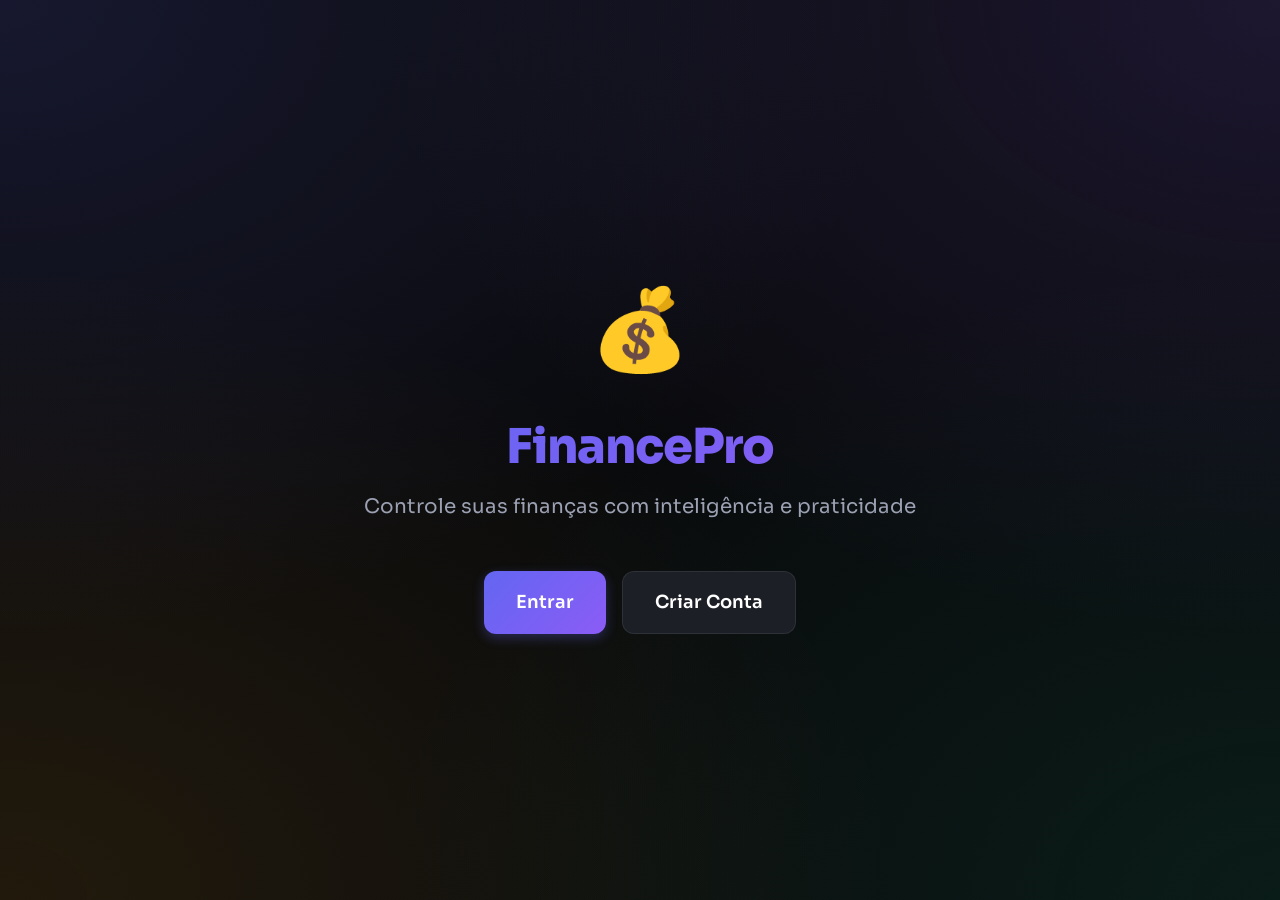
<file: frontend/index.html>
<!DOCTYPE html>
<html lang="pt-BR">
<head>
    <meta charset="UTF-8">
    <meta name="viewport" content="width=device-width, initial-scale=1.0">
    <title>FinancePro - Controle Financeiro Inteligente</title>
    <link rel="stylesheet" href="css/style.css">
    <style>
        .welcome-screen {
            min-height: 100vh;
            display: flex;
            align-items: center;
            justify-content: center;
            text-align: center;
            padding: var(--spacing-lg);
        }
        
        .welcome-content {
            max-width: 600px;
            animation: slideUp 0.6s var(--transition-bounce);
        }
        
        .welcome-logo {
            font-size: 5rem;
            margin-bottom: var(--spacing-lg);
            animation: bounce 1s infinite;
        }
        
        @keyframes bounce {
            0%, 100% { transform: translateY(0); }
            50% { transform: translateY(-10px); }
        }
        
        .welcome-title {
            font-size: 3rem;
            font-weight: 800;
            background: var(--gradient-primary);
            -webkit-background-clip: text;
            -webkit-text-fill-color: transparent;
            margin-bottom: var(--spacing-md);
        }
        
        .welcome-subtitle {
            font-size: 1.25rem;
            color: var(--text-secondary);
            margin-bottom: var(--spacing-2xl);
        }
        
        .welcome-buttons {
            display: flex;
            gap: var(--spacing-md);
            justify-content: center;
            flex-wrap: wrap;
        }
    </style>
</head>
<body>
    <!-- Loading Screen -->
    <div class="loading-overlay" id="loadingScreen">
        <div class="loading-spinner"></div>
    </div>

    <div class="welcome-screen">
        <div class="welcome-content">
            <div class="welcome-logo">💰</div>
            <h1 class="welcome-title">FinancePro</h1>
            <p class="welcome-subtitle">
                Controle suas finanças com inteligência e praticidade
            </p>
            <div class="welcome-buttons">
                <a href="login.html" class="btn btn-primary" style="padding: 1rem 2rem; font-size: 1.125rem;">
                    Entrar
                </a>
                <a href="register.html" class="btn btn-secondary" style="padding: 1rem 2rem; font-size: 1.125rem;">
                    Criar Conta
                </a>
            </div>
        </div>
    </div>

    <script>
window.onload = () => {
  const loading = document.getElementById("loadingScreen");
  if (loading) {
    loading.style.display = "none";
  }
};
</script>
</body>
</html>
</file>
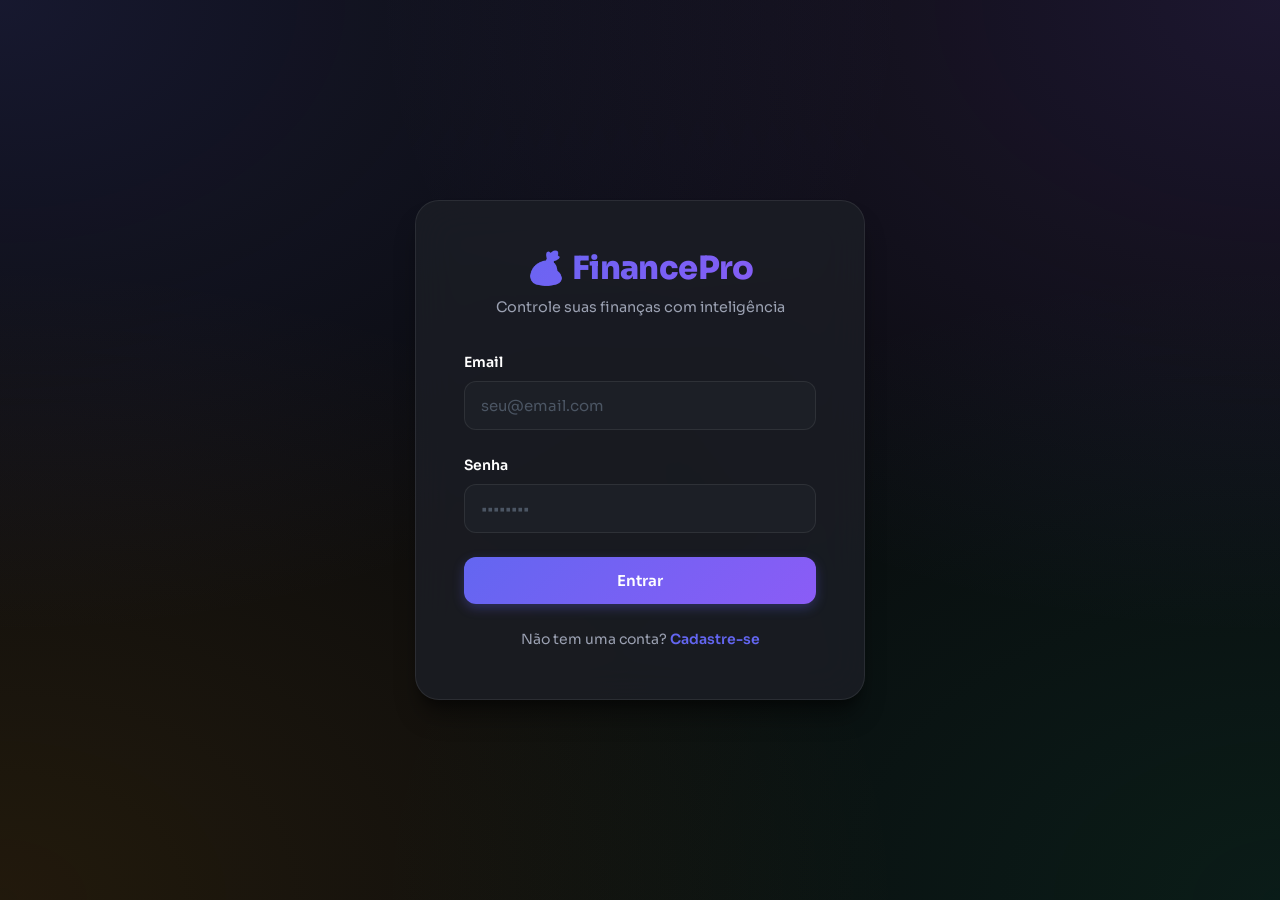
<file: frontend/dashboard.html>
<!DOCTYPE html>
<html lang="pt-BR">
<head>
<meta charset="UTF-8">
<meta name="viewport" content="width=device-width, initial-scale=1.0">
<title>Dashboard - FinancePro</title>
<link rel="stylesheet" href="css/style.css">
<style>
:root{
  --bg1:#0A0B0D;--bg2:#13151A;--bg3:#1C1F26;--bg4:#252930;
  --accent:#6366F1;--green:#10B981;--red:#EF4444;--yellow:#F59E0B;--blue:#3B82F6;
  --t1:#fff;--t2:#9BA1B2;--t3:#6B7280;
  --border:rgba(255,255,255,.08);
}
*{margin:0;padding:0;box-sizing:border-box}
body{font-family:'Segoe UI',system-ui,sans-serif;background:var(--bg1);color:var(--t1);min-height:100vh}
a{text-decoration:none;color:inherit}

.layout{display:flex;min-height:100vh}

/* ── SIDEBAR ── */
.sidebar{width:260px;background:rgba(19,21,26,.97);border-right:1px solid var(--border);
  display:flex;flex-direction:column;position:fixed;top:0;left:0;height:100vh;overflow-y:auto;
  padding:1.5rem 1rem;z-index:50;backdrop-filter:blur(20px)}
.sb-logo{font-size:1.4rem;font-weight:800;background:linear-gradient(135deg,#6366F1,#8B5CF6);
  -webkit-background-clip:text;-webkit-text-fill-color:transparent;margin-bottom:4px}
.sb-sub{font-size:.7rem;color:var(--t3);text-transform:uppercase;letter-spacing:.08em;margin-bottom:2rem}
.sb-section-title{font-size:.7rem;color:var(--t3);text-transform:uppercase;letter-spacing:.06em;
  padding:0 .75rem;margin-bottom:.5rem}
.sb-nav{list-style:none;margin-bottom:1.5rem}
.sb-nav li a{display:flex;align-items:center;gap:.75rem;padding:.7rem .75rem;border-radius:.6rem;
  font-size:.9rem;font-weight:500;color:var(--t2);transition:all .2s;cursor:pointer}
.sb-nav li a:hover{background:var(--bg4);color:var(--t1)}
.sb-nav li a.active{background:var(--bg3);color:var(--t1);font-weight:600;border-left:3px solid var(--accent)}
.sb-icon{width:20px;text-align:center;font-size:1.1rem}
.sb-footer{margin-top:auto;border-top:1px solid var(--border);padding-top:1rem}
.sb-user{display:flex;align-items:center;gap:.75rem;padding:.75rem;background:var(--bg3);border-radius:.75rem}
.sb-avatar{width:38px;height:38px;border-radius:50%;background:linear-gradient(135deg,#6366F1,#8B5CF6);
  display:flex;align-items:center;justify-content:center;font-weight:700;font-size:1rem;
  color:#fff;flex-shrink:0;overflow:hidden}
.sb-avatar img{width:100%;height:100%;object-fit:cover;border-radius:50%}
.sb-uname{font-size:.85rem;font-weight:600;white-space:nowrap;overflow:hidden;text-overflow:ellipsis}
.sb-uemail{font-size:.73rem;color:var(--t2);white-space:nowrap;overflow:hidden;text-overflow:ellipsis}

/* ── MAIN ── */
.main{flex:1;margin-left:260px;padding:2rem;min-height:100vh}
.page{display:none}.page.active{display:block}
.page-header{display:flex;align-items:flex-start;justify-content:space-between;
  margin-bottom:1.5rem;gap:1rem;flex-wrap:wrap}
.page-title{font-size:1.8rem;font-weight:800}
.grad{background:linear-gradient(135deg,#6366F1,#8B5CF6);-webkit-background-clip:text;-webkit-text-fill-color:transparent}

/* ── PERIOD SELECTOR ── */
.period-bar{display:flex;align-items:center;gap:.75rem;margin-bottom:1.5rem;flex-wrap:wrap}
.period-tabs{display:flex;background:var(--bg3);border-radius:.75rem;padding:.3rem;gap:.3rem}
.p-tab{padding:.45rem 1rem;border:none;border-radius:.55rem;background:transparent;
  color:var(--t2);font-family:inherit;font-size:.82rem;font-weight:600;cursor:pointer;transition:all .2s;white-space:nowrap}
.p-tab.active{background:var(--accent);color:#fff;box-shadow:0 2px 8px rgba(99,102,241,.4)}
.period-nav{display:flex;align-items:center;gap:.5rem}
.period-nav button{width:32px;height:32px;border:1px solid var(--border);border-radius:.5rem;
  background:var(--bg3);color:var(--t1);cursor:pointer;font-size:1rem;
  display:flex;align-items:center;justify-content:center;transition:all .2s}
.period-nav button:hover{background:var(--bg4);border-color:rgba(255,255,255,.2)}
.period-label{font-weight:700;font-size:.95rem;min-width:200px;text-align:center;
  color:var(--t1);background:var(--bg3);padding:.45rem 1rem;border-radius:.6rem;
  border:1px solid var(--border)}
.period-today{padding:.45rem .9rem;border:1px solid var(--border);border-radius:.55rem;
  background:transparent;color:var(--t2);font-family:inherit;font-size:.8rem;font-weight:600;
  cursor:pointer;transition:all .2s}
.period-today:hover{background:var(--bg3);color:var(--t1)}

/* ── STATS ── */
.stats-grid{display:grid;grid-template-columns:repeat(4,1fr);gap:1rem;margin-bottom:1.5rem}
.stat-card{background:rgba(28,31,38,.9);border:1px solid var(--border);border-radius:1rem;
  padding:1.25rem;transition:transform .2s,border-color .2s,box-shadow .2s;position:relative;overflow:hidden}
.stat-card::after{content:'';position:absolute;top:0;left:0;right:0;height:3px;
  background:var(--card-color,var(--accent));opacity:.7;border-radius:1rem 1rem 0 0}
.stat-card:hover{transform:translateY(-3px);border-color:rgba(255,255,255,.15);box-shadow:0 8px 24px rgba(0,0,0,.3)}
.stat-label{font-size:.7rem;color:var(--t2);text-transform:uppercase;letter-spacing:.06em;font-weight:600;margin-bottom:.5rem}
.stat-icon{width:34px;height:34px;border-radius:.5rem;display:flex;align-items:center;justify-content:center;font-size:1rem}
.stat-value{font-size:1.5rem;font-weight:800;margin:4px 0 3px;font-family:monospace;letter-spacing:-.02em}
.stat-sub{font-size:.75rem;color:var(--t2)}

/* ── CARDS ── */
.card{background:rgba(28,31,38,.9);border:1px solid var(--border);border-radius:1rem;
  padding:1.5rem;backdrop-filter:blur(10px);margin-bottom:1.25rem}
.card-header{display:flex;align-items:flex-start;justify-content:space-between;
  padding-bottom:1rem;margin-bottom:1rem;border-bottom:1px solid var(--border)}
.card-title{font-size:1.05rem;font-weight:700}
.card-sub{font-size:.78rem;color:var(--t2);margin-top:2px}

/* ── MONTH HISTORY ── */
.month-grid{display:grid;grid-template-columns:repeat(auto-fill,minmax(220px,1fr));gap:.85rem}
.month-card{background:var(--bg3);border:1px solid var(--border);border-radius:.85rem;
  padding:1.1rem;cursor:pointer;transition:all .2s}
.month-card:hover{background:var(--bg4);border-color:rgba(255,255,255,.15);transform:translateY(-2px)}
.month-card.current-month{border-color:var(--accent);box-shadow:0 0 0 1px rgba(99,102,241,.3)}
.month-name{font-weight:700;font-size:.95rem;margin-bottom:.6rem}
.month-stats{display:flex;flex-direction:column;gap:.3rem}
.month-row{display:flex;justify-content:space-between;font-size:.8rem}
.month-balance{font-size:1.1rem;font-weight:800;margin-top:.5rem;font-family:monospace}

/* ── BTN ── */
.btn{display:inline-flex;align-items:center;gap:.4rem;padding:.65rem 1.25rem;border:none;
  border-radius:.65rem;font-family:inherit;font-size:.9rem;font-weight:600;cursor:pointer;transition:all .2s}
.btn-primary{background:linear-gradient(135deg,#6366F1,#8B5CF6);color:#fff;box-shadow:0 4px 12px rgba(99,102,241,.3)}
.btn-primary:hover{transform:translateY(-2px);box-shadow:0 6px 18px rgba(99,102,241,.4)}
.btn-success{background:linear-gradient(135deg,#10B981,#059669);color:#fff}
.btn-success:hover{transform:translateY(-2px)}
.btn-sm{padding:.4rem .85rem;font-size:.8rem}
.btn-ghost{background:rgba(255,255,255,.06);color:var(--t2);border:1px solid var(--border)}
.btn-ghost:hover{background:rgba(255,255,255,.1);color:var(--t1)}
.btn-danger{background:rgba(239,68,68,.15);color:var(--red);border:1px solid rgba(239,68,68,.3)}
.btn-danger:hover{background:rgba(239,68,68,.25)}
.btn:disabled{opacity:.5;cursor:not-allowed;transform:none!important}

/* ── FORM ── */
.form-group{margin-bottom:1rem}
.form-label{display:block;font-size:.85rem;font-weight:600;margin-bottom:.4rem}
.form-input{width:100%;padding:.75rem 1rem;background:var(--bg3);border:1px solid var(--border);
  border-radius:.65rem;color:var(--t1);font-family:inherit;font-size:.9rem;
  transition:border-color .2s,box-shadow .2s;outline:none}
.form-input:focus{border-color:rgba(99,102,241,.5);box-shadow:0 0 0 3px rgba(99,102,241,.1)}
.form-input::placeholder{color:var(--t3)}
select.form-input option{background:var(--bg3);color:var(--t1)}

/* ── MODAL ── */
.modal-overlay{position:fixed;inset:0;background:rgba(0,0,0,.78);backdrop-filter:blur(5px);
  display:flex;align-items:center;justify-content:center;z-index:1000;padding:1rem}
.modal-overlay.hidden{display:none!important}
.modal{background:var(--bg2);border:1px solid rgba(255,255,255,.1);border-radius:1.25rem;
  padding:2rem;width:100%;max-width:480px;max-height:90vh;overflow-y:auto;
  box-shadow:0 30px 60px rgba(0,0,0,.7);animation:popIn .25s ease}
@keyframes popIn{from{opacity:0;transform:scale(.93) translateY(12px)}to{opacity:1;transform:scale(1) translateY(0)}}
.modal-header{display:flex;align-items:center;justify-content:space-between;margin-bottom:1.5rem}
.modal-title{font-size:1.25rem;font-weight:700}
.btn-close{width:30px;height:30px;border:none;border-radius:.4rem;background:var(--bg3);
  color:var(--t2);cursor:pointer;font-size:1rem;display:flex;align-items:center;justify-content:center;transition:all .15s}
.btn-close:hover{background:var(--bg4);color:var(--t1)}

/* ── TYPE TOGGLE ── */
.type-toggle{display:flex;gap:.4rem;background:var(--bg3);border-radius:.75rem;padding:.3rem;margin-bottom:1.25rem}
.type-btn{flex:1;padding:.6rem;border:none;border-radius:.55rem;background:transparent;
  color:var(--t2);font-family:inherit;font-size:.9rem;font-weight:600;cursor:pointer;transition:all .2s}
.type-btn.income-active{background:var(--green);color:#fff;box-shadow:0 2px 8px rgba(16,185,129,.3)}
.type-btn.expense-active{background:var(--red);color:#fff;box-shadow:0 2px 8px rgba(239,68,68,.3)}

/* ── TRANSACTION LIST ── */
.tx-list{display:flex;flex-direction:column;gap:.5rem}
.tx-item{display:flex;align-items:center;gap:.85rem;padding:.85rem 1rem;border-radius:.75rem;
  background:var(--bg3);border:1px solid var(--border);transition:all .2s;position:relative}
.tx-item:hover{background:var(--bg4);border-color:rgba(255,255,255,.12);transform:translateX(3px)}
.tx-ico{width:42px;height:42px;border-radius:.55rem;display:flex;align-items:center;justify-content:center;font-size:1.3rem;flex-shrink:0}
.tx-info{flex:1;min-width:0}
.tx-desc{font-weight:600;font-size:.9rem;white-space:nowrap;overflow:hidden;text-overflow:ellipsis}
.tx-meta{font-size:.75rem;color:var(--t2);margin-top:2px}
.tx-val{font-weight:700;font-family:monospace;font-size:.95rem;white-space:nowrap}
.tx-val.income{color:var(--green)}.tx-val.expense{color:var(--red)}
.tx-actions{display:flex;gap:.3rem;opacity:0;transition:opacity .2s}
.tx-item:hover .tx-actions{opacity:1}
.ico-btn{width:28px;height:28px;border:none;border-radius:.35rem;background:rgba(255,255,255,.06);
  color:var(--t2);cursor:pointer;font-size:.8rem;display:flex;align-items:center;justify-content:center;transition:all .15s}
.ico-btn:hover{background:rgba(255,255,255,.1);color:var(--t1)}
.ico-btn.del:hover{background:rgba(239,68,68,.2);color:var(--red)}

/* ── SEARCH ── */
.search-row{display:flex;gap:.75rem;margin-bottom:1rem;flex-wrap:wrap}
.search-row .form-input{min-width:120px}
.search-row input{flex:1}

/* ── CATEGORY ── */
.cat-list{display:flex;flex-direction:column;gap:.6rem}
.cat-item{display:flex;align-items:center;gap:.85rem;padding:.85rem 1rem;border-radius:.75rem;
  background:var(--bg3);border:1px solid var(--border);cursor:pointer;transition:all .2s}
.cat-item:hover{background:var(--bg4)}
.cat-ico{width:38px;height:38px;border-radius:.5rem;display:flex;align-items:center;justify-content:center;font-size:1.25rem}
.cat-name{flex:1;font-weight:600;font-size:.9rem}
.cat-type{font-size:.7rem;padding:.2rem .55rem;border-radius:999px;font-weight:600}
.cat-type.income{background:rgba(16,185,129,.15);color:var(--green)}
.cat-type.expense{background:rgba(239,68,68,.15);color:var(--red)}

/* ── GOAL ── */
.goal-card{padding:1.25rem;background:var(--bg3);border:1px solid var(--border);
  border-radius:.85rem;margin-bottom:.85rem;cursor:pointer;transition:all .2s}
.goal-card:hover{background:var(--bg4);border-color:rgba(255,255,255,.12);transform:translateY(-2px)}
.progress-bar{background:var(--bg2);height:10px;border-radius:999px;overflow:hidden;margin:.6rem 0}
.progress-fill{height:100%;background:linear-gradient(90deg,#10B981,#059669);transition:width .8s ease;border-radius:999px}

/* ── TABS ── */
.tabs{display:flex;gap:.35rem;background:var(--bg3);border-radius:.75rem;padding:.3rem;
  margin-bottom:1.25rem;width:fit-content}
.tab-btn{padding:.45rem 1.1rem;border:none;border-radius:.55rem;background:transparent;
  color:var(--t2);font-family:inherit;font-size:.82rem;font-weight:600;cursor:pointer;transition:all .2s}
.tab-btn.active{background:var(--accent);color:#fff}

/* ── GRID ── */
.grid2{display:grid;grid-template-columns:1fr 1fr;gap:1.25rem;margin-bottom:1.25rem}

/* ── EMPTY ── */
.empty{text-align:center;padding:2.5rem 1rem;color:var(--t3)}
.empty .ico{font-size:2.5rem;display:block;margin-bottom:.75rem}
.empty p{font-size:.88rem;line-height:1.8}

/* ── WEEK DAY BARS ── */
.week-bars{display:flex;gap:.5rem;align-items:flex-end;height:80px;margin-top:.75rem}
.day-bar-wrap{flex:1;display:flex;flex-direction:column;align-items:center;gap:.3rem}
.day-bar-track{flex:1;width:100%;background:var(--bg2);border-radius:.4rem;overflow:hidden;
  display:flex;align-items:flex-end;min-height:8px}
.day-bar-fill{width:100%;background:var(--red);border-radius:.4rem;transition:height .6s ease;min-height:0}
.day-bar-fill.income{background:var(--green)}
.day-label{font-size:.7rem;color:var(--t2);font-weight:600}

/* ── AVATAR ── */
.avatar-wrap{text-align:center;margin-bottom:1.5rem}
.avatar-big{width:100px;height:100px;border-radius:50%;background:linear-gradient(135deg,#6366F1,#8B5CF6);
  display:flex;align-items:center;justify-content:center;font-size:2.5rem;font-weight:700;
  margin:0 auto .75rem;overflow:hidden;cursor:pointer;border:3px solid rgba(99,102,241,.35);transition:border-color .2s}
.avatar-big:hover{border-color:rgba(99,102,241,.8)}
.avatar-big img{width:100%;height:100%;object-fit:cover;border-radius:50%}
#avatarFileInput{display:none}
input[type=color]{width:40px;height:36px;border-radius:.4rem;border:1px solid var(--border);
  background:var(--bg3);cursor:pointer;padding:2px}

/* ── TOAST ── */
.toast-wrap{position:fixed;top:1.25rem;right:1.25rem;z-index:9999;display:flex;flex-direction:column;gap:.65rem}
.toast{display:flex;align-items:center;gap:.75rem;padding:.85rem 1.1rem;
  background:rgba(28,31,38,.97);border:1px solid var(--border);border-radius:.75rem;
  min-width:280px;max-width:340px;box-shadow:0 8px 24px rgba(0,0,0,.5);backdrop-filter:blur(16px);
  animation:toastIn .3s ease}
@keyframes toastIn{from{opacity:0;transform:translateX(60px)}to{opacity:1;transform:translateX(0)}}
.toast.success{border-left:3px solid var(--green)}.toast.error{border-left:3px solid var(--red)}
.toast.info{border-left:3px solid var(--accent)}.toast.warning{border-left:3px solid var(--yellow)}
.toast-ico{font-size:1.1rem;flex-shrink:0}
.toast-title{font-weight:700;font-size:.85rem}
.toast-msg{font-size:.78rem;color:var(--t2);margin-top:1px}

/* ── BADGE ── */
.badge{display:inline-flex;align-items:center;padding:.2rem .6rem;border-radius:999px;font-size:.72rem;font-weight:700}
.badge-green{background:rgba(16,185,129,.15);color:var(--green)}
.badge-red{background:rgba(239,68,68,.15);color:var(--red)}
.badge-blue{background:rgba(99,102,241,.15);color:#818CF8}

@media(max-width:900px){
  .sidebar{transform:translateX(-100%)}.main{margin-left:0}
  .stats-grid{grid-template-columns:1fr 1fr}.grid2{grid-template-columns:1fr}
}
@media(max-width:600px){.stats-grid{grid-template-columns:1fr}}
</style>
</head>
<body>

<div class="toast-wrap" id="toastWrap"></div>

<div class="layout">

<!-- ═══ SIDEBAR ═══ -->
<aside class="sidebar">
  <div class="sb-logo">💰 FinancePro</div>
  <div class="sb-sub">Financial Control</div>

  <div class="sb-section-title">Menu</div>
  <ul class="sb-nav">
    <li><a id="nav-dash"    class="active"><span class="sb-icon">📊</span>Dashboard</a></li>
    <li><a id="nav-tx"                   ><span class="sb-icon">💳</span>Transações</a></li>
    <li><a id="nav-cat"                  ><span class="sb-icon">🏷️</span>Categorias</a></li>
    <li><a id="nav-goals"                ><span class="sb-icon">🎯</span>Metas</a></li>
    <li><a id="nav-profile"              ><span class="sb-icon">👤</span>Perfil</a></li>
  </ul>

  <div class="sb-section-title">Ações</div>
  <ul class="sb-nav">
    <li><a id="nav-new-tx"><span class="sb-icon">➕</span>Nova Transação</a></li>
    <li><a id="nav-logout"><span class="sb-icon">🚪</span>Sair</a></li>
  </ul>

  <div class="sb-footer">
    <div class="sb-user">
      <div class="sb-avatar" id="sbAvatar">U</div>
      <div><div class="sb-uname" id="sbName">—</div><div class="sb-uemail" id="sbEmail">—</div></div>
    </div>
  </div>
</aside>

<!-- ═══ MAIN ═══ -->
<main class="main">

<!-- ══ DASHBOARD ══ -->
<div class="page active" id="page-dash">
  <div class="page-header">
    <div>
      <h1 class="page-title">Olá, <span class="grad" id="dashName">—</span> 👋</h1>
      <p style="color:var(--t2);font-size:.88rem;margin-top:4px" id="dashDate"></p>
    </div>
    <button class="btn btn-primary" id="dash-new-btn">➕ Nova Transação</button>
  </div>

  <!-- PERIOD SELECTOR -->
  <div class="period-bar">
    <div class="period-tabs">
      <button class="p-tab active" data-period="week">📅 Semana</button>
      <button class="p-tab"        data-period="month">📆 Mês</button>
      <button class="p-tab"        data-period="year">📊 Ano</button>
    </div>
    <div class="period-nav">
      <button id="periodPrev" title="Anterior">‹</button>
      <div class="period-label" id="periodLabel">—</div>
      <button id="periodNext" title="Próximo">›</button>
    </div>
    <button class="period-today" id="periodToday">Hoje</button>
  </div>

  <!-- STATS -->
  <div class="stats-grid">
    <div class="stat-card" style="--card-color:var(--accent)">
      <div style="display:flex;justify-content:space-between;align-items:center;margin-bottom:.5rem">
        <span class="stat-label">Saldo do Período</span>
        <div class="stat-icon" style="background:rgba(99,102,241,.2)">💰</div>
      </div>
      <div class="stat-value" id="statBalance">R$ 0,00</div>
      <div class="stat-sub" id="statBalanceSub">Este período</div>
    </div>
    <div class="stat-card" style="--card-color:var(--green)">
      <div style="display:flex;justify-content:space-between;align-items:center;margin-bottom:.5rem">
        <span class="stat-label">Receitas</span>
        <div class="stat-icon" style="background:rgba(16,185,129,.2)">📈</div>
      </div>
      <div class="stat-value" style="color:var(--green)" id="statIncome">R$ 0,00</div>
      <div class="stat-sub" id="statIncomeCount">0 lançamentos</div>
    </div>
    <div class="stat-card" style="--card-color:var(--red)">
      <div style="display:flex;justify-content:space-between;align-items:center;margin-bottom:.5rem">
        <span class="stat-label">Despesas</span>
        <div class="stat-icon" style="background:rgba(239,68,68,.2)">📉</div>
      </div>
      <div class="stat-value" style="color:var(--red)" id="statExpense">R$ 0,00</div>
      <div class="stat-sub" id="statExpenseCount">0 lançamentos</div>
    </div>
    <div class="stat-card" style="--card-color:var(--yellow)">
      <div style="display:flex;justify-content:space-between;align-items:center;margin-bottom:.5rem">
        <span class="stat-label">Comprometido</span>
        <div class="stat-icon" style="background:rgba(245,158,11,.2)">📊</div>
      </div>
      <div class="stat-value" style="color:var(--yellow)" id="statPct">0%</div>
      <div class="stat-sub">Da receita em despesas</div>
    </div>
  </div>

  <!-- WEEK BARS (só aparece no modo semana) -->
  <div class="card" id="weekBarsCard" style="margin-bottom:1.25rem">
    <div class="card-header">
      <div><div class="card-title">Gastos por Dia</div><div class="card-sub">Despesas da semana</div></div>
      <div style="display:flex;gap:.5rem">
        <span class="badge badge-green">● Receita</span>
        <span class="badge badge-red">● Despesa</span>
      </div>
    </div>
    <div class="week-bars" id="weekBars"></div>
    <div style="display:flex;justify-content:space-around;margin-top:.35rem" id="weekLabels"></div>
  </div>

  <div class="grid2">
    <div class="card">
      <div class="card-header">
        <div><div class="card-title">Transações do Período</div><div class="card-sub" id="recentSub">—</div></div>
        <button class="btn btn-ghost btn-sm" id="dash-ver-todas">Ver todas</button>
      </div>
      <div id="recentList"><div class="empty"><span class="ico">⏳</span><p>Carregando...</p></div></div>
    </div>
    <div class="card">
      <div class="card-header">
        <div><div class="card-title">Gastos por Categoria</div><div class="card-sub">Distribuição do período</div></div>
      </div>
      <div id="catChart"><div class="empty"><span class="ico">⏳</span><p>Carregando...</p></div></div>
    </div>
  </div>

  <!-- HISTÓRICO DE MESES -->
  <div class="card" id="monthHistoryCard">
    <div class="card-header">
      <div><div class="card-title">Histórico Mensal</div><div class="card-sub">Clique num mês para analisar</div></div>
    </div>
    <div class="month-grid" id="monthHistory"></div>
  </div>

  <!-- METAS -->
  <div class="card">
    <div class="card-header">
      <div><div class="card-title">Metas Financeiras</div><div class="card-sub">Progresso dos objetivos</div></div>
      <button class="btn btn-ghost btn-sm" id="dash-ver-metas">Ver todas</button>
    </div>
    <div id="dashGoals"><div class="empty"><span class="ico">⏳</span><p>Carregando...</p></div></div>
  </div>
</div>

<!-- ══ TRANSAÇÕES ══ -->
<div class="page" id="page-tx">
  <!-- HEADER -->
  <div class="page-header">
    <div>
      <h1 class="page-title">Minhas <span class="grad">Transações</span></h1>
      <p style="color:var(--t2);font-size:.9rem;margin-top:4px">Histórico completo de movimentações financeiras</p>
    </div>
    <button class="btn btn-primary" id="tx-new-btn">➕ Nova Transação</button>
  </div>

  <!-- RESUMO RÁPIDO DO FILTRO -->
  <div style="display:grid;grid-template-columns:repeat(3,1fr);gap:1rem;margin-bottom:1.25rem">
    <div style="background:rgba(16,185,129,.08);border:1px solid rgba(16,185,129,.2);border-radius:.85rem;padding:1rem 1.25rem;display:flex;align-items:center;gap:.85rem">
      <div style="width:40px;height:40px;border-radius:.6rem;background:rgba(16,185,129,.15);display:flex;align-items:center;justify-content:center;font-size:1.2rem;flex-shrink:0">📈</div>
      <div><div style="font-size:.72rem;color:var(--t2);text-transform:uppercase;letter-spacing:.05em;font-weight:600;margin-bottom:2px">Receitas (filtro)</div>
      <div style="font-size:1.2rem;font-weight:800;color:var(--green);font-family:monospace" id="txSumIncome">R$ 0,00</div></div>
    </div>
    <div style="background:rgba(239,68,68,.08);border:1px solid rgba(239,68,68,.2);border-radius:.85rem;padding:1rem 1.25rem;display:flex;align-items:center;gap:.85rem">
      <div style="width:40px;height:40px;border-radius:.6rem;background:rgba(239,68,68,.15);display:flex;align-items:center;justify-content:center;font-size:1.2rem;flex-shrink:0">📉</div>
      <div><div style="font-size:.72rem;color:var(--t2);text-transform:uppercase;letter-spacing:.05em;font-weight:600;margin-bottom:2px">Despesas (filtro)</div>
      <div style="font-size:1.2rem;font-weight:800;color:var(--red);font-family:monospace" id="txSumExpense">R$ 0,00</div></div>
    </div>
    <div style="background:rgba(99,102,241,.08);border:1px solid rgba(99,102,241,.2);border-radius:.85rem;padding:1rem 1.25rem;display:flex;align-items:center;gap:.85rem">
      <div style="width:40px;height:40px;border-radius:.6rem;background:rgba(99,102,241,.15);display:flex;align-items:center;justify-content:center;font-size:1.2rem;flex-shrink:0">💰</div>
      <div><div style="font-size:.72rem;color:var(--t2);text-transform:uppercase;letter-spacing:.05em;font-weight:600;margin-bottom:2px">Saldo (filtro)</div>
      <div style="font-size:1.2rem;font-weight:800;font-family:monospace" id="txSumBalance">R$ 0,00</div></div>
    </div>
  </div>

  <!-- FILTROS -->
  <div class="card" style="margin-bottom:1rem;padding:1.1rem 1.25rem">
    <div style="display:flex;gap:.75rem;flex-wrap:wrap;align-items:center">
      <div style="flex:1;min-width:200px;position:relative">
        <span style="position:absolute;left:.9rem;top:50%;transform:translateY(-50%);color:var(--t3);font-size:.95rem">🔍</span>
        <input type="text" id="txSearch" class="form-input" placeholder="Pesquisar por descrição ou categoria..." style="padding-left:2.4rem">
      </div>
      <select id="txFilterType" class="form-input" style="width:160px">
        <option value="">Todos os tipos</option>
        <option value="income">📈 Receitas</option>
        <option value="expense">📉 Despesas</option>
      </select>
      <select id="txFilterMonth" class="form-input" style="width:195px">
        <option value="">Todos os meses</option>
      </select>
      <button id="txClearFilters" class="btn btn-ghost btn-sm" style="white-space:nowrap">✕ Limpar</button>
    </div>
    <!-- CONTADOR -->
    <div style="margin-top:.75rem;padding-top:.75rem;border-top:1px solid var(--border);display:flex;align-items:center;justify-content:space-between">
      <span style="font-size:.8rem;color:var(--t2)" id="txCount">0 transações encontradas</span>
      <div style="display:flex;gap:.5rem">
        <button id="txViewList" class="btn btn-ghost btn-sm active-view" title="Lista">☰ Lista</button>
        <button id="txViewGroup" class="btn btn-ghost btn-sm" title="Agrupado">📅 Por mês</button>
      </div>
    </div>
  </div>

  <!-- LISTA -->
  <div id="allTxList">
    <div class="empty"><span class="ico">⏳</span><p>Carregando...</p></div>
  </div>
</div>

<!-- ══ CATEGORIAS ══ -->
<div class="page" id="page-cat">
  <div class="page-header">
    <div><h1 class="page-title">Minhas <span class="grad">Categorias</span></h1>
         <p style="color:var(--t2);font-size:.9rem;margin-top:4px">Gerencie suas categorias</p></div>
    <button class="btn btn-primary" id="cat-new-btn">➕ Nova Categoria</button>
  </div>
  <div class="tabs">
    <button class="tab-btn active" data-tab="all">Todas</button>
    <button class="tab-btn" data-tab="income">Receitas</button>
    <button class="tab-btn" data-tab="expense">Despesas</button>
  </div>
  <div class="card"><div id="catList"></div></div>
</div>

<!-- ══ METAS ══ -->
<div class="page" id="page-goals">
  <div class="page-header">
    <div><h1 class="page-title">Minhas <span class="grad">Metas</span></h1>
         <p style="color:var(--t2);font-size:.9rem;margin-top:4px">Objetivos financeiros</p></div>
    <button class="btn btn-primary" id="goal-new-btn">➕ Nova Meta</button>
  </div>
  <div id="goalsList"></div>
</div>

<!-- ══ PERFIL ══ -->
<div class="page" id="page-profile">
  <div class="page-header">
    <div><h1 class="page-title">Meu <span class="grad">Perfil</span></h1>
         <p style="color:var(--t2);font-size:.9rem;margin-top:4px">Gerencie suas informações</p></div>
  </div>
  <div style="max-width:620px">
    <div class="card" style="margin-bottom:1rem">
      <div class="card-header"><div><div class="card-title">Informações Pessoais</div></div></div>
      <div class="avatar-wrap">
        <div class="avatar-big" id="profileAvatarBig" title="Clique para alterar foto">U</div>
        <input type="file" id="avatarFileInput" accept="image/*">
        <button class="btn btn-ghost btn-sm" onclick="document.getElementById('avatarFileInput').click()">📷 Alterar Foto</button>
      </div>
      <div class="form-group"><label class="form-label">Nome Completo</label><input type="text" id="profileName" class="form-input"></div>
      <div class="form-group"><label class="form-label">Email</label><input type="email" id="profileEmail" class="form-input"></div>
      <button class="btn btn-primary" id="saveProfileBtn">💾 Salvar Alterações</button>
    </div>
    <div class="card" style="border-color:rgba(239,68,68,.3)">
      <div class="card-header"><div><div class="card-title" style="color:var(--red)">Zona de Perigo</div></div></div>
      <button class="btn btn-danger" id="logoutAllBtn">🚪 Sair da Conta</button>
    </div>
  </div>
</div>

</main>
</div>

<!-- ═══ MODAL TRANSAÇÃO ═══ -->
<div class="modal-overlay hidden" id="txModal">
  <div class="modal">
    <div class="modal-header">
      <h3 class="modal-title" id="txModalTitle">Nova Transação</h3>
      <button class="btn-close" id="txModalClose">✕</button>
    </div>
    <div class="type-toggle">
      <button class="type-btn income-active" id="btnIncome">📈 Receita</button>
      <button class="type-btn"               id="btnExpense">📉 Despesa</button>
    </div>
    <!-- AVISO DO PERÍODO ATIVO -->
    <div id="txPeriodBadge" style="
      display:flex;align-items:center;gap:.5rem;
      background:rgba(99,102,241,.12);border:1px solid rgba(99,102,241,.25);
      border-radius:.6rem;padding:.55rem .9rem;margin-bottom:1rem;font-size:.82rem;
    ">
      <span>📆</span>
      <span>Lançando em: <strong id="txPeriodLabel" style="color:#818CF8">—</strong></span>
    </div>
    <form id="txForm">
      <input type="hidden" id="txId">
      <div class="form-group"><label class="form-label">Categoria</label>
        <select id="txCat" class="form-input" required><option value="">Selecione...</option></select></div>
      <div class="form-group"><label class="form-label">Descrição</label>
        <input type="text" id="txDesc" class="form-input" placeholder="Ex: Salário mensal" required></div>
      <div class="form-group"><label class="form-label">Valor (R$)</label>
        <input type="number" id="txAmt" class="form-input" placeholder="0,00" step="0.01" min="0.01" required></div>
      <div class="form-group"><label class="form-label">Data</label>
        <input type="date" id="txDate" class="form-input" required></div>
      <div style="display:flex;gap:.65rem">
        <button type="submit" class="btn btn-primary" style="flex:1" id="txSubmit">Adicionar</button>
        <button type="button" class="btn btn-ghost" id="txCancel">Cancelar</button>
      </div>
    </form>
  </div>
</div>

<!-- ═══ MODAL CATEGORIA ═══ -->
<div class="modal-overlay hidden" id="catModal">
  <div class="modal">
    <div class="modal-header">
      <h3 class="modal-title" id="catModalTitle">Nova Categoria</h3>
      <button class="btn-close" id="catModalClose">✕</button>
    </div>
    <form id="catForm">
      <input type="hidden" id="catId">
      <div class="form-group"><label class="form-label">Nome</label>
        <input type="text" id="catName" class="form-input" placeholder="Ex: Alimentação" required></div>
      <div class="form-group"><label class="form-label">Tipo</label>
        <select id="catType" class="form-input">
          <option value="expense">Despesa</option>
          <option value="income">Receita</option>
        </select></div>
      <div class="form-group"><label class="form-label">Ícone (emoji)</label>
        <input type="text" id="catIcon" class="form-input" placeholder="💰" maxlength="4" style="font-size:1.4rem;text-align:center"></div>
      <div class="form-group"><label class="form-label">Cor</label>
        <div style="display:flex;align-items:center;gap:.75rem">
          <input type="color" id="catColor" value="#6366F1">
          <span style="font-size:.85rem;color:var(--t2)">Escolha a cor da categoria</span>
        </div></div>
      <div style="display:flex;gap:.65rem">
        <button type="submit" class="btn btn-primary" style="flex:1">Salvar</button>
        <button type="button" class="btn btn-ghost" id="catCancel">Cancelar</button>
        <button type="button" class="btn btn-danger hidden" id="catDelete">🗑️</button>
      </div>
    </form>
  </div>
</div>

<!-- ═══ MODAL META ═══ -->
<div class="modal-overlay hidden" id="goalModal">
  <div class="modal">
    <div class="modal-header">
      <h3 class="modal-title" id="goalModalTitle">Nova Meta</h3>
      <button class="btn-close" id="goalModalClose">✕</button>
    </div>
    <form id="goalForm">
      <input type="hidden" id="goalId">
      <div class="form-group"><label class="form-label">Título</label>
        <input type="text" id="goalTitle" class="form-input" placeholder="Ex: Viagem para Europa" required></div>
      <div class="form-group"><label class="form-label">Descrição</label>
        <input type="text" id="goalDesc" class="form-input" placeholder="Opcional"></div>
      <div class="form-group"><label class="form-label">Valor Alvo (R$)</label>
        <input type="number" id="goalTarget" class="form-input" placeholder="0,00" step="0.01" min="0.01" required></div>
      <div class="form-group"><label class="form-label">Valor Atual (R$)</label>
        <input type="number" id="goalCurrent" class="form-input" placeholder="0,00" step="0.01" min="0" value="0"></div>
      <div class="form-group"><label class="form-label">Data Limite</label>
        <input type="date" id="goalDeadline" class="form-input"></div>
      <div style="display:flex;gap:.65rem">
        <button type="submit" class="btn btn-primary" style="flex:1">Salvar</button>
        <button type="button" class="btn btn-ghost" id="goalCancel">Cancelar</button>
        <button type="button" class="btn btn-danger hidden" id="goalDelete">🗑️</button>
      </div>
    </form>
  </div>
</div>

<script>
// ════════════════════════════════════════════════════
// STORAGE LOCAL
// ════════════════════════════════════════════════════
const API_URL = "https://git-init-git-add-git-commit-m-financepro-tbz5.onrender.com";
function ls(k,d){try{const v=localStorage.getItem(k);return v?JSON.parse(v):d;}catch(e){return d;}}
function lsSet(k,v){localStorage.setItem(k,JSON.stringify(v));}

function getTx()    {return ls('fp_tx',[]);}
function getCats()  {return ls('fp_cats',defaultCats());}
function getGoals() {return ls('fp_goals',[]);}
function getProf()  {return ls('fp_prof',{name:'',email:'',avatar:''});}
function saveTx(d)  {lsSet('fp_tx',d);}
function saveCats(d){lsSet('fp_cats',d);}
function saveGoals(d){lsSet('fp_goals',d);}
function saveProf(d){lsSet('fp_prof',d);}

function defaultCats(){return[
  {id:1,name:'Salário',type:'income',icon:'💰',color:'#10B981'},
  {id:2,name:'Freelance',type:'income',icon:'💼',color:'#3B82F6'},
  {id:3,name:'Investimentos',type:'income',icon:'📈',color:'#8B5CF6'},
  {id:4,name:'Outros Ganhos',type:'income',icon:'💵',color:'#06B6D4'},
  {id:5,name:'Alimentação',type:'expense',icon:'🍔',color:'#EF4444'},
  {id:6,name:'Transporte',type:'expense',icon:'🚗',color:'#F59E0B'},
  {id:7,name:'Lazer',type:'expense',icon:'🎮',color:'#EC4899'},
  {id:8,name:'Saúde',type:'expense',icon:'🏥',color:'#14B8A6'},
  {id:9,name:'Compras',type:'expense',icon:'🛒',color:'#6366F1'},
  {id:10,name:'Educação',type:'expense',icon:'📚',color:'#8B5CF6'},
  {id:11,name:'Moradia',type:'expense',icon:'🏠',color:'#64748B'},
  {id:12,name:'Outros',type:'expense',icon:'📝',color:'#94A3B8'},
];}

function nextId(arr){return arr.length?Math.max(...arr.map(x=>x.id||0))+1:1;}
function uid(){return Date.now()+'_'+Math.random().toString(36).slice(2,6);}

// ════════════════════════════════════════
// AUTH
// ════════════════════════════════════════
function getToken(){return localStorage.getItem('token');}
function getAuthUser(){try{return JSON.parse(localStorage.getItem('user'));}catch(e){return null;}}
if(!getToken()){window.location.href='login.html';}

// ════════════════════════════════════════
// UTILITÁRIOS
// ════════════════════════════════════════
const fmt =v=>new Intl.NumberFormat('pt-BR',{style:'currency',currency:'BRL'}).format(v||0);
const fmtD=d=>{try{return new Intl.DateTimeFormat('pt-BR').format(new Date(d+'T12:00:00'));}catch(e){return d||'';}};
const esc =s=>String(s||'').replace(/&/g,'&amp;').replace(/</g,'&lt;').replace(/>/g,'&gt;');

// ════════════════════════════════════════
// TOAST
// ════════════════════════════════════════
function toast(type,title,msg){
  const icons={success:'✅',error:'❌',info:'ℹ️',warning:'⚠️'};
  const el=document.createElement('div');
  el.className='toast '+type;
  el.innerHTML=`<div class="toast-ico">${icons[type]||'ℹ️'}</div>
    <div><div class="toast-title">${title}</div><div class="toast-msg">${msg||''}</div></div>`;
  document.getElementById('toastWrap').appendChild(el);
  setTimeout(()=>el.remove(),4500);
}

// ════════════════════════════════════════
// API (com fallback silencioso)
// ════════════════════════════════════════
async function apiFetch(path,opts){
  try{
    const r=await fetch(API+path,{
      method:opts?.method||'GET',
      headers:{'Content-Type':'application/json','Authorization':'Bearer '+getToken()},
      body:opts?.body
    });
    if(!r.ok){const e=await r.json();throw new Error(e.error||'Erro');}
    return{ok:true,data:await r.json()};
  }catch(e){return{ok:false,error:e.message};}
}

// ════════════════════════════════════════
// ██████ PERÍODO ██████
// ════════════════════════════════════════
let periodMode   = 'month'; // 'week' | 'month' | 'year'
let periodOffset = 0;       // 0 = atual, -1 = anterior, +1 = próximo

// Converte Date local para string YYYY-MM-DD sem problema de timezone
function toDateStr(d){
  return d.getFullYear()+'-'+String(d.getMonth()+1).padStart(2,'0')+'-'+String(d.getDate()).padStart(2,'0');
}

// Retorna {startStr, endStr, label, mode}  — datas como string YYYY-MM-DD
function getPeriodRange(){
  const now=new Date();
  if(periodMode==='week'){
    const dow=now.getDay();
    const diffToMon=dow===0?-6:1-dow;
    const mon=new Date(now);mon.setDate(now.getDate()+diffToMon+(periodOffset*7));
    const sun=new Date(mon);sun.setDate(mon.getDate()+6);
    const startStr=toDateStr(mon);
    const endStr=toDateStr(sun);
    const opts={day:'2-digit',month:'short'};
    const label=mon.toLocaleDateString('pt-BR',opts)+' – '+sun.toLocaleDateString('pt-BR',opts);
    return{startStr,endStr,label:'📅 '+label,mode:'week',mondayStr:startStr};
  }
  if(periodMode==='month'){
    const base=new Date(now.getFullYear(),now.getMonth()+periodOffset,1);
    const y=base.getFullYear(),m=base.getMonth();
    const startStr=y+'-'+String(m+1).padStart(2,'0')+'-01';
    const lastDay=new Date(y,m+1,0).getDate();
    const endStr=y+'-'+String(m+1).padStart(2,'0')+'-'+String(lastDay).padStart(2,'0');
    const label=base.toLocaleDateString('pt-BR',{month:'long',year:'numeric'});
    return{startStr,endStr,label:'📆 '+label.charAt(0).toUpperCase()+label.slice(1),mode:'month',year:y,month:m};
  }
  const year=now.getFullYear()+periodOffset;
  return{startStr:year+'-01-01',endStr:year+'-12-31',label:'📊 '+year,mode:'year'};
}

// Filtra transações pelo período — compara YYYY-MM-DD como string (seguro)
function getTxInPeriod(){
  const {startStr,endStr}=getPeriodRange();
  return getTx().filter(t=>{
    if(!t.date)return false;
    const d=t.date.slice(0,10);
    return d>=startStr && d<=endStr;
  });
}

// Atualiza label e re-renderiza
function applyPeriod(){
  const {label}=getPeriodRange(); // label sempre presente
  document.getElementById('periodLabel').textContent=label;
  renderDashboard();
}

// Botões período
document.querySelectorAll('.p-tab').forEach(btn=>{
  btn.addEventListener('click',()=>{
    document.querySelectorAll('.p-tab').forEach(b=>b.classList.remove('active'));
    btn.classList.add('active');
    periodMode=btn.dataset.period;
    periodOffset=0;
    applyPeriod();
  });
});
document.getElementById('periodPrev' ).addEventListener('click',()=>{periodOffset--;applyPeriod();});
document.getElementById('periodNext' ).addEventListener('click',()=>{periodOffset++;applyPeriod();});
document.getElementById('periodToday').addEventListener('click',()=>{periodOffset=0;applyPeriod();});

// ════════════════════════════════════════
// RENDER DASHBOARD
// ════════════════════════════════════════
function renderDashboard(){
  const txs    = getTxInPeriod();
  const range  = getPeriodRange();
  const income  = txs.filter(t=>t.type==='income' ).reduce((s,t)=>s+parseFloat(t.amount||0),0);
  const expense = txs.filter(t=>t.type==='expense').reduce((s,t)=>s+parseFloat(t.amount||0),0);
  const balance = income-expense;
  const pct     = income>0?Math.round(expense/income*100):0;

  document.getElementById('statBalance'     ).textContent=fmt(balance);
  document.getElementById('statIncome'      ).textContent=fmt(income);
  document.getElementById('statExpense'     ).textContent=fmt(expense);
  document.getElementById('statPct'         ).textContent=pct+'%';
  document.getElementById('statIncomeCount' ).textContent=txs.filter(t=>t.type==='income').length+' lançamentos';
  document.getElementById('statExpenseCount').textContent=txs.filter(t=>t.type==='expense').length+' lançamentos';
  document.getElementById('statBalanceSub'  ).textContent=balance>=0?'✅ Saldo positivo':'⚠️ Saldo negativo';
  document.getElementById('statBalance'     ).style.color=balance>=0?'var(--green)':'var(--red)';
  document.getElementById('recentSub'       ).textContent=txs.length+' transações no período';

  // Semana: barras por dia
  const weekCard=document.getElementById('weekBarsCard');
  if(range.mode==='week'){
    weekCard.style.display='block';
    renderWeekBars(range.mondayStr);
  } else {
    weekCard.style.display='none';
  }

  // Histórico mensal (sempre visível)
  renderMonthHistory();

  // Recentes
  renderRecentList(txs);

  // Por categoria
  renderCatChart(txs);

  // Metas
  renderDashGoals();
}

function renderWeekBars(mondayStr){
  const days=['Seg','Ter','Qua','Qui','Sex','Sáb','Dom'];
  const barsEl=document.getElementById('weekBars');
  const allTx=getTx();
  // Constrói Date local a partir da string para evitar timezone
  const [my,mm,md]=mondayStr.split('-').map(Number);
  const monday=new Date(my,mm-1,md);

  // Coleta dados dos 7 dias
  const data=days.map((_,i)=>{
    const d=new Date(monday);d.setDate(monday.getDate()+i);
    const dStr=toDateStr(d);
    const dayTx=allTx.filter(t=>t.date===dStr);
    return{
      label:days[i],
      income:dayTx.filter(t=>t.type==='income').reduce((s,t)=>s+parseFloat(t.amount||0),0),
      expense:dayTx.filter(t=>t.type==='expense').reduce((s,t)=>s+parseFloat(t.amount||0),0)
    };
  });

  const maxVal=Math.max(...data.map(d=>Math.max(d.income,d.expense)),1);

  barsEl.innerHTML=data.map(d=>{
    const expH=Math.round(d.expense/maxVal*100);
    const incH=Math.round(d.income/maxVal*100);
    const today=new Date().toLocaleDateString('pt-BR',{weekday:'short'}).slice(0,3);
    const isToday=d.label.toLowerCase()===today.toLowerCase();
    return `<div class="day-bar-wrap" title="${d.label}: Receita ${fmt(d.income)} | Despesa ${fmt(d.expense)}">
      <div style="display:flex;gap:2px;flex:1;width:100%;align-items:flex-end">
        <div style="flex:1;background:var(--bg2);border-radius:.3rem;overflow:hidden;display:flex;align-items:flex-end;min-height:8px">
          <div style="width:100%;height:${incH}%;background:var(--green);border-radius:.3rem;min-height:${d.income>0?4:0}px;transition:height .6s ease"></div>
        </div>
        <div style="flex:1;background:var(--bg2);border-radius:.3rem;overflow:hidden;display:flex;align-items:flex-end;min-height:8px">
          <div style="width:100%;height:${expH}%;background:var(--red);border-radius:.3rem;min-height:${d.expense>0?4:0}px;transition:height .6s ease"></div>
        </div>
      </div>
      <div style="font-size:.68rem;color:${isToday?'var(--accent)':'var(--t2)'};font-weight:${isToday?700:500};margin-top:.25rem">${d.label}</div>
    </div>`;
  }).join('');
}

function renderMonthHistory(){
  const allTx=getTx();
  const now=new Date();
  const el=document.getElementById('monthHistory');

  if(!allTx.length){
    el.innerHTML='<p style="color:var(--t2);font-size:.85rem">Nenhuma transação registrada ainda.</p>';
    return;
  }

  // Descobre o mês mais antigo E o mês mais futuro entre todas as transações
  const dateStrs=allTx.map(t=>t.date?t.date.slice(0,7):null).filter(Boolean);
  const minYM=dateStrs.reduce((a,b)=>a<b?a:b); // ex: "2026-04"
  const maxYM=dateStrs.reduce((a,b)=>a>b?a:b); // ex: "2026-07"

  // Garante que o mês atual sempre aparece
  const nowYM=now.getFullYear()+'-'+String(now.getMonth()+1).padStart(2,'0');
  const startYM=minYM<nowYM?minYM:nowYM;
  const endYM  =maxYM>nowYM?maxYM:nowYM;

  // Gera lista de todos os meses entre startYM e endYM
  const months=[];
  let [sy,sm]=startYM.split('-').map(Number);
  const [ey,em]=endYM.split('-').map(Number);
  while(sy<ey||(sy===ey&&sm<=em)){
    months.push({year:sy,month:sm-1});
    sm++;if(sm>12){sm=1;sy++;}
  }
  // Mais recente primeiro
  months.reverse();

  el.innerHTML=months.map(({year,month})=>{
    const mStartStr=year+'-'+String(month+1).padStart(2,'0')+'-01';
    const mLastDay=new Date(year,month+1,0).getDate();
    const mEndStr=year+'-'+String(month+1).padStart(2,'0')+'-'+String(mLastDay).padStart(2,'0');
    const mTx=allTx.filter(t=>{
      if(!t.date)return false;
      const d=t.date.slice(0,10);
      return d>=mStartStr&&d<=mEndStr;
    });
    if(!mTx.length)return ''; // Sem dados, não exibir

    const income =mTx.filter(t=>t.type==='income' ).reduce((s,t)=>s+parseFloat(t.amount||0),0);
    const expense=mTx.filter(t=>t.type==='expense').reduce((s,t)=>s+parseFloat(t.amount||0),0);
    const bal=income-expense;
    const isCurrentMonth=year===now.getFullYear()&&month===now.getMonth();
    const isFuture=year>now.getFullYear()||(year===now.getFullYear()&&month>now.getMonth());
    const label=new Date(year,month,1).toLocaleDateString('pt-BR',{month:'long',year:'numeric'});
    const labelShort=label.charAt(0).toUpperCase()+label.slice(1);
    const prefix=isCurrentMonth?'🔵 ':isFuture?'🟢 ':'';

    return `<div class="month-card${isCurrentMonth?' current-month':''}"
      style="${isFuture?'border-color:rgba(16,185,129,.35);':''}"
      onclick="jumpToMonth(${year},${month})" title="Ir para ${labelShort}">
      <div class="month-name">${prefix}<b>${labelShort}</b>${isFuture?'<span style="font-size:.68rem;color:var(--green);margin-left:.35rem;font-weight:600">FUTURO</span>':''}</div>
      <div class="month-stats">
        <div class="month-row"><span style="color:var(--green)">📈 Receitas</span><span style="font-weight:700;color:var(--green)">${fmt(income)}</span></div>
        <div class="month-row"><span style="color:var(--red)">📉 Despesas</span><span style="font-weight:700;color:var(--red)">${fmt(expense)}</span></div>
        <div class="month-row"><span style="color:var(--t2)">${mTx.length} lançamento(s)</span></div>
      </div>
      <div class="month-balance" style="color:${bal>=0?'var(--green)':'var(--red)'}">${fmt(bal)}</div>
    </div>`;
  }).filter(Boolean).join('');

  if(!el.innerHTML) el.innerHTML='<p style="color:var(--t2);font-size:.85rem">Nenhuma transação registrada ainda.</p>';
}

function jumpToMonth(year,month){
  // Mudar para modo mês e calcular offset
  const now=new Date();
  periodMode='month';
  periodOffset=(year-now.getFullYear())*12+(month-now.getMonth());
  document.querySelectorAll('.p-tab').forEach(b=>{
    b.classList.toggle('active',b.dataset.period==='month');
  });
  applyPeriod();
  window.scrollTo({top:0,behavior:'smooth'});
  toast('info','Período alterado',`Analisando ${new Date(year,month,1).toLocaleDateString('pt-BR',{month:'long',year:'numeric'})}`);
}

function renderRecentList(txs){
  const el=document.getElementById('recentList');
  if(!txs.length){
    el.innerHTML='<div class="empty"><span class="ico">💸</span><p>Nenhuma transação neste período<br><small>Adicione uma nova transação</small></p></div>';
    return;
  }
  const sorted=[...txs].sort((a,b)=>new Date(b.date)-new Date(a.date));
  el.innerHTML='<div class="tx-list">'+sorted.slice(0,8).map(t=>`
    <div class="tx-item">
      <div class="tx-ico" style="background:${t.color||'#6366F1'}22;color:${t.color||'#6366F1'}">${t.icon||'💰'}</div>
      <div class="tx-info"><div class="tx-desc">${esc(t.description)}</div>
        <div class="tx-meta">${esc(t.category_name||'')} • ${fmtD(t.date)}</div></div>
      <div class="tx-val ${t.type}">${t.type==='income'?'+':'-'} ${fmt(t.amount)}</div>
    </div>`).join('')+'</div>';
}

function renderCatChart(txs){
  const el=document.getElementById('catChart');
  const expTxs=txs.filter(t=>t.type==='expense');
  if(!expTxs.length){el.innerHTML='<div class="empty"><span class="ico">📊</span><p>Sem despesas no período</p></div>';return;}
  const map={};
  expTxs.forEach(t=>{const k=t.category_name||'Outros';if(!map[k])map[k]={total:0,count:0,icon:t.icon||'💰',color:t.color||'#6366F1'};map[k].total+=parseFloat(t.amount||0);map[k].count++;});
  const entries=Object.entries(map).sort((a,b)=>b[1].total-a[1].total);
  const total=entries.reduce((s,[,v])=>s+v.total,0);
  el.innerHTML=entries.slice(0,6).map(([name,v])=>{
    const pct=total>0?(v.total/total*100).toFixed(1):0;
    return `<div style="margin-bottom:.9rem">
      <div style="display:flex;justify-content:space-between;margin-bottom:.3rem">
        <span style="display:flex;align-items:center;gap:.4rem;font-weight:600;font-size:.88rem">${v.icon} ${esc(name)}</span>
        <span style="font-weight:700;font-family:monospace;font-size:.88rem">${fmt(v.total)}</span>
      </div>
      <div style="background:var(--bg1);height:7px;border-radius:999px;overflow:hidden">
        <div style="width:${pct}%;height:100%;background:${v.color};transition:width .7s ease;border-radius:999px"></div>
      </div>
      <div style="font-size:.73rem;color:var(--t2);margin-top:.2rem">${pct}% • ${v.count} lançamento(s)</div>
    </div>`;
  }).join('');
}

function renderDashGoals(){
  const goals=getGoals();
  const el=document.getElementById('dashGoals');
  if(!goals.length){
    el.innerHTML='<div class="empty"><span class="ico">🎯</span><p>Nenhuma meta cadastrada<br><button onclick="showPage(\'goals\')" class="btn btn-ghost btn-sm" style="margin-top:.5rem">Criar meta →</button></p></div>';
    return;
  }
  el.innerHTML=goals.slice(0,3).map(g=>{
    const pct=Math.min(parseFloat(g.current||0)/parseFloat(g.target||1)*100,100).toFixed(1);
    return `<div class="goal-card" onclick="openGoalModal(getGoalById('${g.id}'))">
      <div style="display:flex;justify-content:space-between;align-items:center">
        <span style="font-weight:700">${esc(g.title)}</span>
        <span style="font-weight:800;color:var(--green);font-size:1.1rem">${pct}%</span>
      </div>
      <div class="progress-bar"><div class="progress-fill" style="width:${pct}%"></div></div>
      <div style="display:flex;justify-content:space-between;font-size:.78rem;color:var(--t2)">
        <span>${fmt(g.current)} de ${fmt(g.target)}</span>
        <span>Faltam ${fmt(Math.max(0,g.target-g.current))}</span>
      </div></div>`;
  }).join('');
}

// ════════════════════════════════════════
// NAVEGAÇÃO
// ════════════════════════════════════════
const PAGES=['dash','tx','cat','goals','profile'];
function showPage(id){
  PAGES.forEach(p=>{
    document.getElementById('page-'+p).classList.toggle('active',p===id);
    const n=document.getElementById('nav-'+p);
    if(n)n.classList.toggle('active',p===id);
  });
  if(id==='tx')      renderAllTx();
  if(id==='cat')     renderCats();
  if(id==='goals')   renderGoals();
  if(id==='profile') updateProfilePage();
}

PAGES.forEach(p=>{
  const n=document.getElementById('nav-'+p);
  if(n)n.addEventListener('click',e=>{e.preventDefault();showPage(p);});
});
document.getElementById('nav-new-tx'    ).addEventListener('click',e=>{e.preventDefault();openTxModal();});
document.getElementById('nav-logout'    ).addEventListener('click',e=>{e.preventDefault();doLogout();});
document.getElementById('dash-ver-todas').addEventListener('click',()=>showPage('tx'));
document.getElementById('dash-ver-metas').addEventListener('click',()=>showPage('goals'));
document.getElementById('logoutAllBtn'  ).addEventListener('click',()=>doLogout());

function doLogout(){localStorage.removeItem('token');localStorage.removeItem('user');window.location.href='login.html';}

// ════════════════════════════════════════
// MODAL TRANSAÇÃO
// ════════════════════════════════════════
let txType='income';

function openTxModal(tx){
  document.getElementById('txForm').reset();
  document.getElementById('txId').value='';
  txType='income';setTxType('income');
  populateTxCatSelect('income');
  // Mostrar para qual período esta transação vai
  const _pr=getPeriodRange();
  const _pl=document.getElementById('txPeriodLabel');
  if(_pl) _pl.textContent=_pr.label.replace(/^[📅📆📊] /,'');
  if(tx){
    document.getElementById('txModalTitle').textContent='Editar Transação';
    document.getElementById('txSubmit').textContent='Salvar';
    document.getElementById('txId').value=tx.id;
    document.getElementById('txDesc').value=tx.description||'';
    document.getElementById('txAmt').value=tx.amount||'';
    document.getElementById('txDate').value=(tx.date||'').split('T')[0];
    txType=tx.type||'income';setTxType(txType);populateTxCatSelect(txType);
    setTimeout(()=>{document.getElementById('txCat').value=tx.category_id;},70);
  }else{
    document.getElementById('txModalTitle').textContent='Nova Transação';
    document.getElementById('txSubmit').textContent='Adicionar';
    // Data padrão = dia 1 do período visualizado (ou hoje se for o período atual)
    const _r=getPeriodRange();
    let _defaultDate;
    if(periodOffset===0){
      // Período atual: usar hoje
      _defaultDate=toDateStr(new Date());
    } else {
      // Outro período: usar o primeiro dia do período
      _defaultDate=_r.startStr;
    }
    document.getElementById('txDate').value=_defaultDate;
  }
  document.getElementById('txModal').classList.remove('hidden');
}
function closeTxModal(){document.getElementById('txModal').classList.add('hidden');}
function setTxType(t){
  txType=t;
  document.getElementById('btnIncome' ).className='type-btn'+(t==='income' ?' income-active' :'');
  document.getElementById('btnExpense').className='type-btn'+(t==='expense'?' expense-active':'');
}
function populateTxCatSelect(type){
  const sel=document.getElementById('txCat');
  const cats=getCats().filter(c=>c.type===type);
  sel.innerHTML=cats.length
    ?cats.map(c=>`<option value="${c.id}">${c.icon} ${esc(c.name)}</option>`).join('')
    :'<option value="">Sem categorias — crie uma primeiro</option>';
}

document.getElementById('txModalClose').addEventListener('click',closeTxModal);
document.getElementById('txCancel'    ).addEventListener('click',closeTxModal);
document.getElementById('txModal'     ).addEventListener('click',e=>{if(e.target===e.currentTarget)closeTxModal();});
document.getElementById('btnIncome'   ).addEventListener('click',()=>{setTxType('income');populateTxCatSelect('income');});
document.getElementById('btnExpense'  ).addEventListener('click',()=>{setTxType('expense');populateTxCatSelect('expense');});
document.getElementById('dash-new-btn').addEventListener('click',()=>openTxModal());
document.getElementById('tx-new-btn'  ).addEventListener('click',()=>openTxModal());

document.getElementById('txForm').addEventListener('submit',async e=>{
  e.preventDefault();
  const id   =document.getElementById('txId').value;
  const catId=parseInt(document.getElementById('txCat').value)||0;
  const desc =document.getElementById('txDesc').value.trim();
  const amt  =parseFloat(document.getElementById('txAmt').value)||0;
  const date =document.getElementById('txDate').value;
  if(!catId){toast('error','Atenção','Selecione uma categoria');return;}
  if(!desc) {toast('error','Atenção','Informe a descrição');return;}
  if(amt<=0){toast('error','Atenção','Informe um valor válido');return;}
  if(!date) {toast('error','Atenção','Informe a data');return;}
  const btn=document.getElementById('txSubmit');btn.disabled=true;btn.textContent='Salvando...';
  const cat=getCats().find(c=>c.id===catId)||{};
  const rec={id:id||uid(),category_id:catId,category_name:cat.name||'',icon:cat.icon||'💰',color:cat.color||'#6366F1',description:desc,amount:amt,type:txType,date};
  let txs=getTx();
  if(id){txs=txs.map(t=>String(t.id)===String(id)?rec:t);}else{txs.unshift(rec);}
  saveTx(txs);
  const payload=JSON.stringify({type:txType,category_id:catId,description:desc,amount:amt,date});
  if(id)apiFetch('/transactions/'+id,{method:'PUT',body:payload});
  else  apiFetch('/transactions',{method:'POST',body:payload});
  toast('success',id?'Atualizado!':'Adicionado!','Transação salva');
  closeTxModal();
  renderDashboard();
  if(document.getElementById('page-tx').classList.contains('active'))renderAllTx();
  btn.disabled=false;btn.textContent=id?'Salvar':'Adicionar';
});

function getTxById(id){return getTx().find(t=>String(t.id)===String(id));}
async function deleteTxById(id){
  if(!confirm('Excluir esta transação?'))return;
  saveTx(getTx().filter(t=>String(t.id)!==String(id)));
  apiFetch('/transactions/'+id,{method:'DELETE'});
  toast('success','Excluída','Transação removida');
  renderDashboard();renderAllTx();
}

// ════════════════════════════════════════
// ════════════════════════════════════════
// TRANSAÇÕES — LISTA COMPLETA (PROFISSIONAL)
// ════════════════════════════════════════
let txViewMode='list'; // 'list' | 'group'

function renderAllTx(){
  const search=document.getElementById('txSearch').value.toLowerCase();
  const type  =document.getElementById('txFilterType').value;
  const month =document.getElementById('txFilterMonth').value;

  // Popular filtro de mês com todos os meses que têm dados
  const months=[...new Set(getTx().map(t=>t.date?.slice(0,7)).filter(Boolean))].sort().reverse();
  const mSel=document.getElementById('txFilterMonth');
  const curM=mSel.value;
  mSel.innerHTML='<option value="">Todos os meses</option>'+months.map(m=>{
    const[y,mo]=m.split('-');
    const label=new Date(+y,+mo-1,1).toLocaleString('pt-BR',{month:'long',year:'numeric'});
    return`<option value="${m}"${m===curM?' selected':''}>${label.charAt(0).toUpperCase()+label.slice(1)}</option>`;
  }).join('');

  // Filtrar
  let list=getTx().filter(t=>{
    const ms=!search||t.description.toLowerCase().includes(search)||(t.category_name||'').toLowerCase().includes(search);
    const mt=!type||t.type===type;
    const mm=!month||(t.date&&t.date.startsWith(month));
    return ms&&mt&&mm;
  }).sort((a,b)=>b.date.localeCompare(a.date)||String(b.id).localeCompare(String(a.id)));

  // Atualizar resumo
  const sumIn =list.filter(t=>t.type==='income' ).reduce((s,t)=>s+parseFloat(t.amount||0),0);
  const sumExp=list.filter(t=>t.type==='expense').reduce((s,t)=>s+parseFloat(t.amount||0),0);
  const sumBal=sumIn-sumExp;
  document.getElementById('txSumIncome' ).textContent=fmt(sumIn);
  document.getElementById('txSumExpense').textContent=fmt(sumExp);
  const balEl=document.getElementById('txSumBalance');
  balEl.textContent=fmt(sumBal);
  balEl.style.color=sumBal>=0?'var(--green)':'var(--red)';
  document.getElementById('txCount').textContent=list.length+' transação(ões) encontrada(s)';

  const el=document.getElementById('allTxList');
  if(!list.length){
    el.innerHTML=`<div class="card"><div class="empty">
      <span class="ico">🔍</span>
      <p>Nenhuma transação encontrada<br><small style="font-size:.8rem">Tente outros filtros ou <a href="#" onclick="clearTxFilters()" style="color:var(--accent)">limpe a pesquisa</a></small></p>
    </div></div>`;
    return;
  }

  if(txViewMode==='group'){
    renderTxGrouped(list);
  } else {
    renderTxList(list);
  }
}

function renderTxList(list){
  const el=document.getElementById('allTxList');
  // Cabeçalho da tabela
  el.innerHTML=`
  <div class="card" style="padding:0;overflow:hidden">
    <!-- HEADER TABELA -->
    <div style="display:grid;grid-template-columns:2fr 1.2fr 1fr 120px 90px;gap:1rem;
      padding:.75rem 1.25rem;border-bottom:1px solid var(--border);
      background:var(--bg3)">
      <span style="font-size:.72rem;font-weight:700;color:var(--t3);text-transform:uppercase;letter-spacing:.06em">Descrição</span>
      <span style="font-size:.72rem;font-weight:700;color:var(--t3);text-transform:uppercase;letter-spacing:.06em">Categoria</span>
      <span style="font-size:.72rem;font-weight:700;color:var(--t3);text-transform:uppercase;letter-spacing:.06em">Data</span>
      <span style="font-size:.72rem;font-weight:700;color:var(--t3);text-transform:uppercase;letter-spacing:.06em;text-align:right">Valor</span>
      <span style="font-size:.72rem;font-weight:700;color:var(--t3);text-transform:uppercase;letter-spacing:.06em;text-align:center">Ações</span>
    </div>
    <!-- LINHAS -->
    <div id="txTableBody">
    ${list.map((t,idx)=>`
      <div style="display:grid;grid-template-columns:2fr 1.2fr 1fr 120px 90px;gap:1rem;
        align-items:center;padding:.9rem 1.25rem;
        border-bottom:1px solid var(--border);
        background:${idx%2===0?'transparent':'rgba(255,255,255,.015)'};
        transition:background .15s;cursor:pointer"
        onmouseenter="this.style.background='rgba(255,255,255,.05)'"
        onmouseleave="this.style.background='${idx%2===0?'transparent':'rgba(255,255,255,.015)'}'"
        onclick="openTxModal(getTxById('${t.id}'))">

        <!-- DESCRIÇÃO -->
        <div style="display:flex;align-items:center;gap:.75rem;min-width:0">
          <div style="width:38px;height:38px;border-radius:.55rem;flex-shrink:0;
            background:${t.color||'#6366F1'}22;color:${t.color||'#6366F1'};
            display:flex;align-items:center;justify-content:center;font-size:1.2rem">
            ${t.icon||'💰'}
          </div>
          <div style="min-width:0">
            <div style="font-weight:600;font-size:.9rem;white-space:nowrap;overflow:hidden;text-overflow:ellipsis">
              ${esc(t.description)}
            </div>
            <div style="font-size:.73rem;color:var(--t3);margin-top:1px">
              ID #${String(t.id).slice(-6)}
            </div>
          </div>
        </div>

        <!-- CATEGORIA -->
        <div>
          <span style="display:inline-flex;align-items:center;gap:.35rem;
            padding:.25rem .65rem;border-radius:999px;font-size:.75rem;font-weight:600;
            background:${t.color||'#6366F1'}18;color:${t.color||'#6366F1'}">
            ${t.icon||'💰'} ${esc(t.category_name||'Sem categoria')}
          </span>
        </div>

        <!-- DATA -->
        <div>
          <div style="font-size:.85rem;font-weight:500">${fmtD(t.date)}</div>
          <div style="font-size:.72rem;color:var(--t3);margin-top:1px">${fmtWeekday(t.date)}</div>
        </div>

        <!-- VALOR -->
        <div style="text-align:right">
          <div style="font-weight:800;font-family:monospace;font-size:.95rem;
            color:${t.type==='income'?'var(--green)':'var(--red)'}">
            ${t.type==='income'?'+':'-'} ${fmt(t.amount)}
          </div>
          <div style="margin-top:3px">
            <span style="font-size:.68rem;padding:.15rem .45rem;border-radius:999px;font-weight:700;
              background:${t.type==='income'?'rgba(16,185,129,.15)':'rgba(239,68,68,.15)'};
              color:${t.type==='income'?'var(--green)':'var(--red)'}">
              ${t.type==='income'?'RECEITA':'DESPESA'}
            </span>
          </div>
        </div>

        <!-- AÇÕES -->
        <div style="display:flex;gap:.35rem;justify-content:center" onclick="event.stopPropagation()">
          <button class="ico-btn" onclick="openTxModal(getTxById('${t.id}'))" title="Editar"
            style="width:32px;height:32px;border-radius:.5rem">✏️</button>
          <button class="ico-btn del" onclick="deleteTxById('${t.id}')" title="Excluir"
            style="width:32px;height:32px;border-radius:.5rem">🗑️</button>
        </div>
      </div>`).join('')}
    </div>
    <!-- RODAPÉ TOTAIS -->
    <div style="display:grid;grid-template-columns:2fr 1.2fr 1fr 120px 90px;gap:1rem;
      padding:.85rem 1.25rem;background:var(--bg3);border-top:2px solid var(--border)">
      <div style="font-weight:700;font-size:.85rem;color:var(--t2)">${list.length} transação(ões)</div>
      <div></div>
      <div></div>
      <div style="text-align:right">
        <div style="font-size:.72rem;color:var(--green);font-weight:600">+${fmt(list.filter(t=>t.type==='income').reduce((s,t)=>s+parseFloat(t.amount||0),0))}</div>
        <div style="font-size:.72rem;color:var(--red);font-weight:600">-${fmt(list.filter(t=>t.type==='expense').reduce((s,t)=>s+parseFloat(t.amount||0),0))}</div>
      </div>
      <div></div>
    </div>
  </div>`;
}

function renderTxGrouped(list){
  const el=document.getElementById('allTxList');
  // Agrupar por mês
  const groups={};
  list.forEach(t=>{
    const key=t.date?t.date.slice(0,7):'sem-data';
    if(!groups[key])groups[key]=[];
    groups[key].push(t);
  });
  const keys=Object.keys(groups).sort().reverse();

  el.innerHTML=keys.map(key=>{
    const txs=groups[key];
    const inc=txs.filter(t=>t.type==='income').reduce((s,t)=>s+parseFloat(t.amount||0),0);
    const exp=txs.filter(t=>t.type==='expense').reduce((s,t)=>s+parseFloat(t.amount||0),0);
    const bal=inc-exp;
    let monthLabel=key;
    if(key!=='sem-data'){const[y,m]=key.split('-');monthLabel=new Date(+y,+m-1,1).toLocaleString('pt-BR',{month:'long',year:'numeric'});monthLabel=monthLabel.charAt(0).toUpperCase()+monthLabel.slice(1);}

    return `<div style="margin-bottom:1.25rem">
      <!-- CABEÇALHO DO MÊS -->
      <div style="display:flex;align-items:center;justify-content:space-between;
        padding:.75rem 1.1rem;background:var(--bg3);border:1px solid var(--border);
        border-radius:.85rem .85rem 0 0;margin-bottom:0">
        <div style="display:flex;align-items:center;gap:.75rem">
          <span style="font-size:1.1rem">📅</span>
          <div>
            <div style="font-weight:700;font-size:.95rem">${monthLabel}</div>
            <div style="font-size:.75rem;color:var(--t2)">${txs.length} lançamento(s)</div>
          </div>
        </div>
        <div style="display:flex;gap:1.5rem;align-items:center">
          <div style="text-align:right">
            <div style="font-size:.7rem;color:var(--t2)">Receitas</div>
            <div style="font-weight:700;color:var(--green);font-family:monospace;font-size:.9rem">+${fmt(inc)}</div>
          </div>
          <div style="text-align:right">
            <div style="font-size:.7rem;color:var(--t2)">Despesas</div>
            <div style="font-weight:700;color:var(--red);font-family:monospace;font-size:.9rem">-${fmt(exp)}</div>
          </div>
          <div style="text-align:right;padding-left:1rem;border-left:1px solid var(--border)">
            <div style="font-size:.7rem;color:var(--t2)">Saldo</div>
            <div style="font-weight:800;font-family:monospace;font-size:.95rem;color:${bal>=0?'var(--green)':'var(--red)'}">${fmt(bal)}</div>
          </div>
        </div>
      </div>
      <!-- ITENS -->
      <div style="border:1px solid var(--border);border-top:none;border-radius:0 0 .85rem .85rem;overflow:hidden">
        ${txs.map((t,idx)=>`
        <div style="display:flex;align-items:center;gap:.85rem;padding:.85rem 1.1rem;
          background:${idx%2===0?'transparent':'rgba(255,255,255,.02)'};
          border-bottom:${idx<txs.length-1?'1px solid var(--border)':'none'};
          transition:background .15s;cursor:pointer"
          onmouseenter="this.style.background='rgba(255,255,255,.05)'"
          onmouseleave="this.style.background='${idx%2===0?'transparent':'rgba(255,255,255,.02)'}'"
          onclick="openTxModal(getTxById('${t.id}'))">
          <div style="width:38px;height:38px;border-radius:.5rem;flex-shrink:0;
            background:${t.color||'#6366F1'}22;color:${t.color||'#6366F1'};
            display:flex;align-items:center;justify-content:center;font-size:1.2rem">
            ${t.icon||'💰'}
          </div>
          <div style="flex:1;min-width:0">
            <div style="font-weight:600;font-size:.88rem">${esc(t.description)}</div>
            <div style="display:flex;gap:.6rem;margin-top:3px;flex-wrap:wrap">
              <span style="font-size:.72rem;color:var(--t2)">${fmtD(t.date)} (${fmtWeekday(t.date)})</span>
              <span style="font-size:.72rem;padding:.1rem .45rem;border-radius:999px;
                background:${t.color||'#6366F1'}18;color:${t.color||'#6366F1'};font-weight:600">
                ${t.icon||''} ${esc(t.category_name||'')}
              </span>
            </div>
          </div>
          <div style="text-align:right;flex-shrink:0">
            <div style="font-weight:800;font-family:monospace;
              color:${t.type==='income'?'var(--green)':'var(--red)'};font-size:.95rem">
              ${t.type==='income'?'+':'-'} ${fmt(t.amount)}
            </div>
            <span style="font-size:.68rem;padding:.12rem .4rem;border-radius:999px;font-weight:700;
              background:${t.type==='income'?'rgba(16,185,129,.15)':'rgba(239,68,68,.15)'};
              color:${t.type==='income'?'var(--green)':'var(--red)'}">
              ${t.type==='income'?'RECEITA':'DESPESA'}
            </span>
          </div>
          <div style="display:flex;gap:.3rem;flex-shrink:0" onclick="event.stopPropagation()">
            <button class="ico-btn" onclick="openTxModal(getTxById('${t.id}'))" title="Editar">✏️</button>
            <button class="ico-btn del" onclick="deleteTxById('${t.id}')" title="Excluir">🗑️</button>
          </div>
        </div>`).join('')}
      </div>
    </div>`;
  }).join('');
}

// Dia da semana abreviado
function fmtWeekday(d){
  try{return new Date(d+'T12:00:00').toLocaleDateString('pt-BR',{weekday:'short'}).replace('.','');}catch(e){return '';}
}

function clearTxFilters(){
  document.getElementById('txSearch').value='';
  document.getElementById('txFilterType').value='';
  document.getElementById('txFilterMonth').value='';
  renderAllTx();
}

document.getElementById('txSearch'     ).addEventListener('input', renderAllTx);
document.getElementById('txFilterType' ).addEventListener('change',renderAllTx);
document.getElementById('txFilterMonth').addEventListener('change',renderAllTx);
document.getElementById('txClearFilters').addEventListener('click', clearTxFilters);

document.getElementById('txViewList').addEventListener('click',()=>{
  txViewMode='list';
  document.getElementById('txViewList').style.background='var(--accent)';
  document.getElementById('txViewList').style.color='#fff';
  document.getElementById('txViewGroup').style.background='';
  document.getElementById('txViewGroup').style.color='';
  renderAllTx();
});
document.getElementById('txViewGroup').addEventListener('click',()=>{
  txViewMode='group';
  document.getElementById('txViewGroup').style.background='var(--accent)';
  document.getElementById('txViewGroup').style.color='#fff';
  document.getElementById('txViewList').style.background='';
  document.getElementById('txViewList').style.color='';
  renderAllTx();
});

// ════════════════════════════════════════
// CATEGORIAS
// ════════════════════════════════════════
let catTab='all';
document.querySelectorAll('.tab-btn').forEach(btn=>{
  btn.addEventListener('click',()=>{
    document.querySelectorAll('.tab-btn').forEach(b=>b.classList.remove('active'));
    btn.classList.add('active');catTab=btn.dataset.tab;renderCats();
  });
});

function renderCats(){
  let cats=getCats();
  if(catTab!=='all')cats=cats.filter(c=>c.type===catTab);
  const el=document.getElementById('catList');
  if(!cats.length){el.innerHTML='<div class="empty"><span class="ico">🏷️</span><p>Nenhuma categoria</p></div>';return;}
  el.innerHTML='<div class="cat-list">'+cats.map(c=>`
    <div class="cat-item" onclick="openCatModal(getCatById(${c.id}))">
      <div class="cat-ico" style="background:${c.color}22;color:${c.color}">${c.icon}</div>
      <span class="cat-name">${esc(c.name)}</span>
      <span class="cat-type ${c.type}">${c.type==='income'?'Receita':'Despesa'}</span>
      <button class="ico-btn del" onclick="event.stopPropagation();deleteCat(${c.id})" title="Excluir">🗑️</button>
    </div>`).join('')+'</div>';
}

function getCatById(id){return getCats().find(c=>c.id===id);}

function openCatModal(cat){
  document.getElementById('catForm').reset();
  document.getElementById('catId').value='';
  document.getElementById('catIcon').value='💰';
  document.getElementById('catColor').value='#6366F1';
  document.getElementById('catDelete').classList.add('hidden');
  if(cat){
    document.getElementById('catModalTitle').textContent='Editar Categoria';
    document.getElementById('catId').value=cat.id;
    document.getElementById('catName').value=cat.name||'';
    document.getElementById('catType').value=cat.type||'expense';
    document.getElementById('catIcon').value=cat.icon||'💰';
    document.getElementById('catColor').value=cat.color||'#6366F1';
    document.getElementById('catDelete').classList.remove('hidden');
  }else{document.getElementById('catModalTitle').textContent='Nova Categoria';}
  document.getElementById('catModal').classList.remove('hidden');
}
function closeCatModal(){document.getElementById('catModal').classList.add('hidden');}

document.getElementById('catModalClose').addEventListener('click',closeCatModal);
document.getElementById('catCancel'    ).addEventListener('click',closeCatModal);
document.getElementById('catModal'     ).addEventListener('click',e=>{if(e.target===e.currentTarget)closeCatModal();});
document.getElementById('cat-new-btn' ).addEventListener('click',()=>openCatModal());
document.getElementById('catDelete'   ).addEventListener('click',()=>{deleteCat(parseInt(document.getElementById('catId').value),true);});

document.getElementById('catForm').addEventListener('submit',async e=>{
  e.preventDefault();
  const id   =document.getElementById('catId').value;
  const name =document.getElementById('catName').value.trim();
  const type =document.getElementById('catType').value;
  const icon =document.getElementById('catIcon').value.trim()||'💰';
  const color=document.getElementById('catColor').value;
  if(!name){toast('error','Atenção','Informe o nome');return;}
  let cats=getCats();
  if(id){cats=cats.map(c=>c.id===parseInt(id)?{...c,name,type,icon,color}:c);apiFetch('/categories/'+id,{method:'PUT',body:JSON.stringify({name,icon,color})});}
  else{const nc={id:nextId(cats),name,type,icon,color};cats.unshift(nc);}
  saveCats(cats);
  toast('success','Salvo','Categoria salva');closeCatModal();renderCats();
});

function deleteCat(id,fromModal=false){
  if(!confirm('Excluir categoria?'))return;
  saveCats(getCats().filter(c=>c.id!==id));
  apiFetch('/categories/'+id,{method:'DELETE'});
  toast('success','Excluída','Categoria removida');
  if(fromModal)closeCatModal();renderCats();
}

// ════════════════════════════════════════
// METAS
// ════════════════════════════════════════
function renderGoals(){
  const goals=getGoals();
  const el=document.getElementById('goalsList');
  if(!goals.length){
    el.innerHTML=`<div class="card" style="text-align:center;padding:3rem">
      <div style="font-size:3rem;margin-bottom:1rem">🎯</div>
      <h3 style="margin-bottom:.5rem">Nenhuma meta cadastrada</h3>
      <p style="color:var(--t2);margin-bottom:1.25rem">Crie sua primeira meta financeira!</p>
      <button class="btn btn-primary" onclick="openGoalModal()">➕ Criar Primeira Meta</button></div>`;
    return;
  }
  el.innerHTML=goals.map(g=>{
    const pct=Math.min(parseFloat(g.current||0)/parseFloat(g.target||1)*100,100).toFixed(1);
    const rem=Math.max(0,parseFloat(g.target||0)-parseFloat(g.current||0));
    let dl='';
    if(g.deadline){const d=new Date(g.deadline+'T12:00:00');const diff=Math.ceil((d-new Date())/(1000*86400));dl=diff>0?`<span style="color:var(--t2)">📅 ${diff} dias restantes</span>`:diff===0?`<span style="color:var(--yellow)">📅 Vence hoje!</span>`:`<span style="color:var(--red)">📅 Prazo vencido</span>`;}
    return `<div class="goal-card" onclick="openGoalModal(getGoalById('${g.id}'))">
      <div style="display:flex;justify-content:space-between;align-items:flex-start;margin-bottom:.5rem">
        <div><div style="font-weight:700;font-size:1.05rem">${esc(g.title)}</div>
          <div style="font-size:.78rem;color:var(--t2)">${esc(g.desc||'')}</div>
          <div style="font-size:.78rem;margin-top:4px">${dl}</div></div>
        <div style="text-align:right"><div style="font-size:1.3rem;font-weight:800;color:var(--green)">${pct}%</div>
          <div style="font-size:.7rem;color:var(--t2)">concluído</div></div>
      </div>
      <div class="progress-bar"><div class="progress-fill" style="width:${pct}%"></div></div>
      <div style="display:grid;grid-template-columns:1fr 1fr 1fr;gap:.5rem;font-size:.78rem">
        <div><div style="color:var(--t2)">Atual</div><div style="font-weight:700;color:var(--green)">${fmt(g.current)}</div></div>
        <div><div style="color:var(--t2)">Meta</div><div style="font-weight:700">${fmt(g.target)}</div></div>
        <div><div style="color:var(--t2)">Faltam</div><div style="font-weight:700;color:var(--yellow)">${fmt(rem)}</div></div>
      </div></div>`;
  }).join('');
}

function getGoalById(id){return getGoals().find(g=>String(g.id)===String(id));}

function openGoalModal(goal){
  document.getElementById('goalForm').reset();
  document.getElementById('goalId').value='';
  document.getElementById('goalCurrent').value=0;
  document.getElementById('goalDelete').classList.add('hidden');
  if(goal){
    document.getElementById('goalModalTitle').textContent='Editar Meta';
    document.getElementById('goalId').value=goal.id;
    document.getElementById('goalTitle').value=goal.title||'';
    document.getElementById('goalDesc').value=goal.desc||'';
    document.getElementById('goalTarget').value=goal.target||'';
    document.getElementById('goalCurrent').value=goal.current||0;
    document.getElementById('goalDeadline').value=(goal.deadline||'').split('T')[0];
    document.getElementById('goalDelete').classList.remove('hidden');
  }else{document.getElementById('goalModalTitle').textContent='Nova Meta';}
  document.getElementById('goalModal').classList.remove('hidden');
}
function closeGoalModal(){document.getElementById('goalModal').classList.add('hidden');}

document.getElementById('goalModalClose').addEventListener('click',closeGoalModal);
document.getElementById('goalCancel'    ).addEventListener('click',closeGoalModal);
document.getElementById('goalModal'     ).addEventListener('click',e=>{if(e.target===e.currentTarget)closeGoalModal();});
document.getElementById('goal-new-btn' ).addEventListener('click',()=>openGoalModal());

document.getElementById('goalDelete').addEventListener('click',()=>{
  const id=document.getElementById('goalId').value;
  if(!confirm('Excluir meta?'))return;
  saveGoals(getGoals().filter(g=>String(g.id)!==String(id)));
  apiFetch('/goals/'+id,{method:'DELETE'});
  toast('success','Excluída','Meta removida');closeGoalModal();renderGoals();renderDashboard();
});

document.getElementById('goalForm').addEventListener('submit',async e=>{
  e.preventDefault();
  const id     =document.getElementById('goalId').value;
  const title  =document.getElementById('goalTitle').value.trim();
  const desc   =document.getElementById('goalDesc').value.trim();
  const target =parseFloat(document.getElementById('goalTarget').value)||0;
  const current=parseFloat(document.getElementById('goalCurrent').value)||0;
  const deadline=document.getElementById('goalDeadline').value||null;
  if(!title){toast('error','Atenção','Informe o título');return;}
  if(target<=0){toast('error','Atenção','Informe o valor alvo');return;}
  let goals=getGoals();
  const rec={id:id||uid(),title,desc,target,current,deadline};
  if(id){goals=goals.map(g=>String(g.id)===String(id)?rec:g);}else{goals.unshift(rec);}
  saveGoals(goals);
  const payload=JSON.stringify({title,description:desc,target_amount:target,current_amount:current,deadline,status:'active'});
  if(id)apiFetch('/goals/'+id,{method:'PUT',body:payload});
  else  apiFetch('/goals',{method:'POST',body:JSON.stringify({title,description:desc,target_amount:target,deadline})});
  toast('success','Salvo','Meta salva com sucesso');closeGoalModal();renderGoals();renderDashboard();
});

// ════════════════════════════════════════
// PERFIL
// ════════════════════════════════════════
function updateProfilePage(){
  const p=getProf();const u=getAuthUser();
  const name =p.name ||u?.name ||'';
  const email=p.email||u?.email||'';
  const av   =p.avatar||'';
  document.getElementById('profileName').value =name;
  document.getElementById('profileEmail').value=email;
  const big=document.getElementById('profileAvatarBig');
  if(av){big.innerHTML=`<img src="${av}" alt="avatar">`;}
  else{big.textContent=(name[0]||'U').toUpperCase();big.style.fontSize='2.5rem';}
  updateSidebarUser();
}

function updateSidebarUser(){
  const p=getProf();const u=getAuthUser();
  const name =p.name ||u?.name ||'Usuário';
  const email=p.email||u?.email||'';
  const av   =p.avatar||'';
  document.getElementById('sbName').textContent =name;
  document.getElementById('sbEmail').textContent=email;
  document.getElementById('dashName').textContent=name.split(' ')[0];
  const sbAv=document.getElementById('sbAvatar');
  if(av){sbAv.innerHTML=`<img src="${av}" alt="av">`;}
  else{sbAv.textContent=(name[0]||'U').toUpperCase();}
}

document.getElementById('profileAvatarBig').addEventListener('click',()=>document.getElementById('avatarFileInput').click());
document.getElementById('avatarFileInput').addEventListener('change',function(){
  const file=this.files[0];if(!file)return;
  if(file.size>3*1024*1024){toast('error','Arquivo grande','Máximo 3MB');return;}
  const reader=new FileReader();
  reader.onload=ev=>{
    const url=ev.target.result;
    const p=getProf();p.avatar=url;saveProf(p);
    document.getElementById('profileAvatarBig').innerHTML=`<img src="${url}" alt="avatar">`;
    updateSidebarUser();
    toast('success','Foto atualizada','Foto de perfil salva com sucesso');
  };
  reader.readAsDataURL(file);
});

document.getElementById('saveProfileBtn').addEventListener('click',async()=>{
  const name =document.getElementById('profileName').value.trim();
  const email=document.getElementById('profileEmail').value.trim();
  if(!name) {toast('error','Atenção','Informe seu nome');return;}
  if(!email){toast('error','Atenção','Informe seu email');return;}
  const p=getProf();p.name=name;p.email=email;saveProf(p);
  const u=getAuthUser();if(u){u.name=name;u.email=email;localStorage.setItem('user',JSON.stringify(u));}
  apiFetch('/profile',{method:'PUT',body:JSON.stringify({name,email})});
  toast('success','Salvo','Perfil atualizado com sucesso');
  updateSidebarUser();
});

// ════════════════════════════════════════
// INIT
// ════════════════════════════════════════
(function init(){
  document.getElementById('dashDate').textContent=new Intl.DateTimeFormat('pt-BR',{weekday:'long',year:'numeric',month:'long',day:'numeric'}).format(new Date());
  updateSidebarUser();
  applyPeriod(); // renderiza dashboard com período atual
})();
</script>
</body>
</html>
</file>
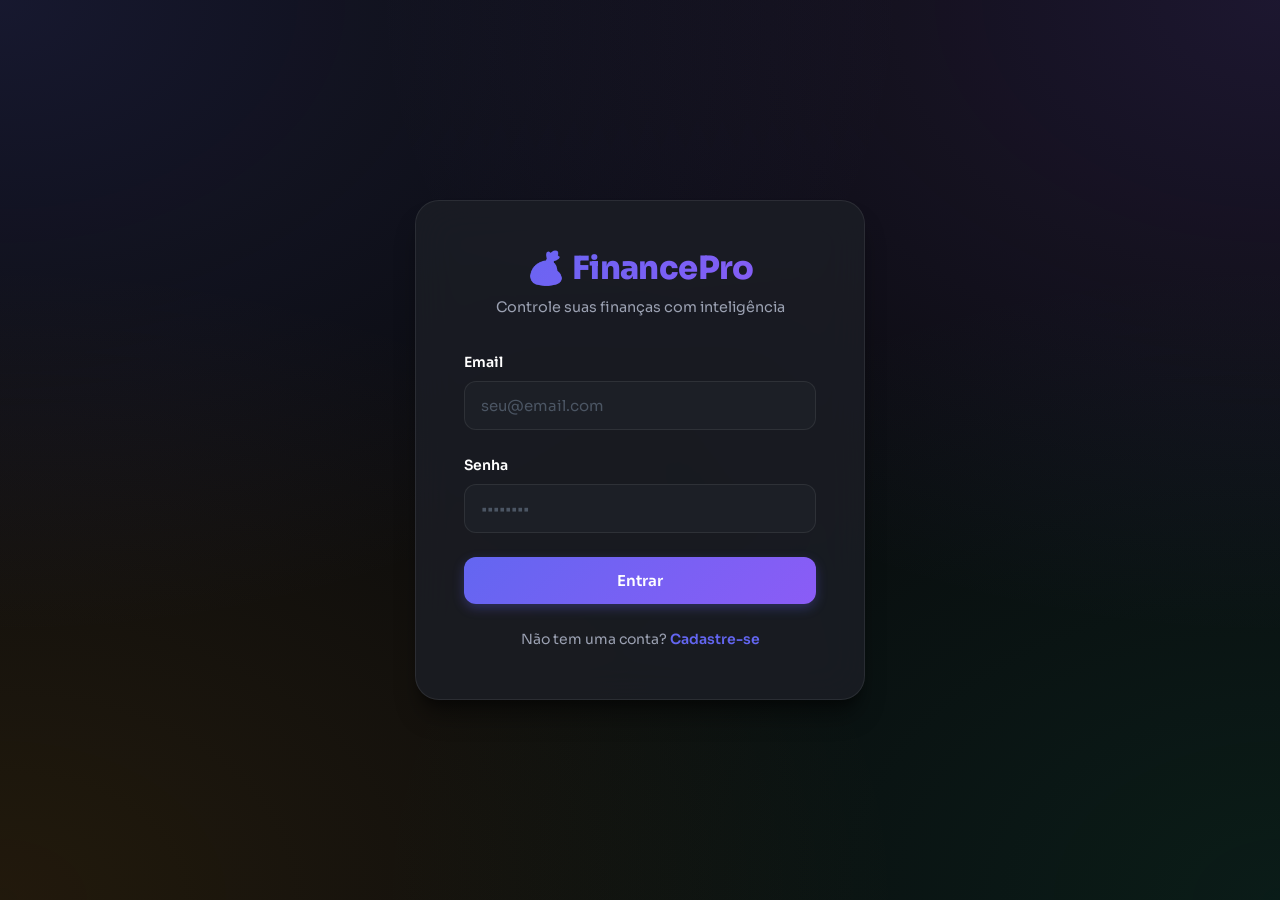
<file: frontend/login.html>
<!DOCTYPE html>
<html lang="pt-BR">
<head>
    <meta charset="UTF-8">
    <meta name="viewport" content="width=device-width, initial-scale=1.0">
    <title>Login - FinancePro</title>
    <link rel="stylesheet" href="css/style.css">
</head>
<body>
    <!-- Loading Screen -->
    <div class="loading-overlay" id="loadingScreen">
        <div class="loading-spinner"></div>
    </div>

    <!-- Toast Container -->
    <div class="toast-container" id="toastContainer"></div>

    <div class="auth-container">
        <div class="auth-card">
            <div class="auth-logo">
                <h1>💰 FinancePro</h1>
                <p>Controle suas finanças com inteligência</p>
            </div>

            <form id="loginForm">
                <div class="form-group">
                    <label class="form-label" for="email">Email</label>
                    <input 
                        type="email" 
                        id="email" 
                        class="form-input" 
                        placeholder="seu@email.com"
                        required
                    >
                </div>

                <div class="form-group">
                    <label class="form-label" for="password">Senha</label>
                    <input 
                        type="password" 
                        id="password" 
                        class="form-input" 
                        placeholder="••••••••"
                        required
                    >
                </div>

                <button type="submit" class="btn btn-primary btn-block">
                    Entrar
                </button>
            </form>

            <div class="auth-footer">
                Não tem uma conta? <a href="register.html">Cadastre-se</a>
            </div>
        </div>
    </div>

    <script src="js/app.js"></script>
    <script>
        document.getElementById('loginForm').addEventListener('submit', async (e) => {
            e.preventDefault();
            
            const email = document.getElementById('email').value;
            const password = document.getElementById('password').value;
            
            try {
                const response = await fetch(`${API_URL}/auth/login`, {
                    method: 'POST',
                    headers: {
                        'Content-Type': 'application/json'
                    },
                    body: JSON.stringify({ email, password })
                });
                
                const data = await response.json();
                
                if (response.ok) {
                    // Salvar token
                    localStorage.setItem('token', data.token);
                    localStorage.setItem('user', JSON.stringify(data.user));
                    
                    showToast('success', 'Sucesso!', 'Login realizado com sucesso');
                    
                    // Redirecionar para dashboard
                    setTimeout(() => {
                        window.location.href = 'dashboard.html';
                    }, 1000);
                } else {
                    showToast('error', 'Erro', data.error || 'Erro ao fazer login');
                }
            } catch (error) {
                console.error('Erro:', error);
                showToast('error', 'Erro', 'Erro ao conectar com o servidor');
            }
        });
    </script>
</body>
</html>
</file>
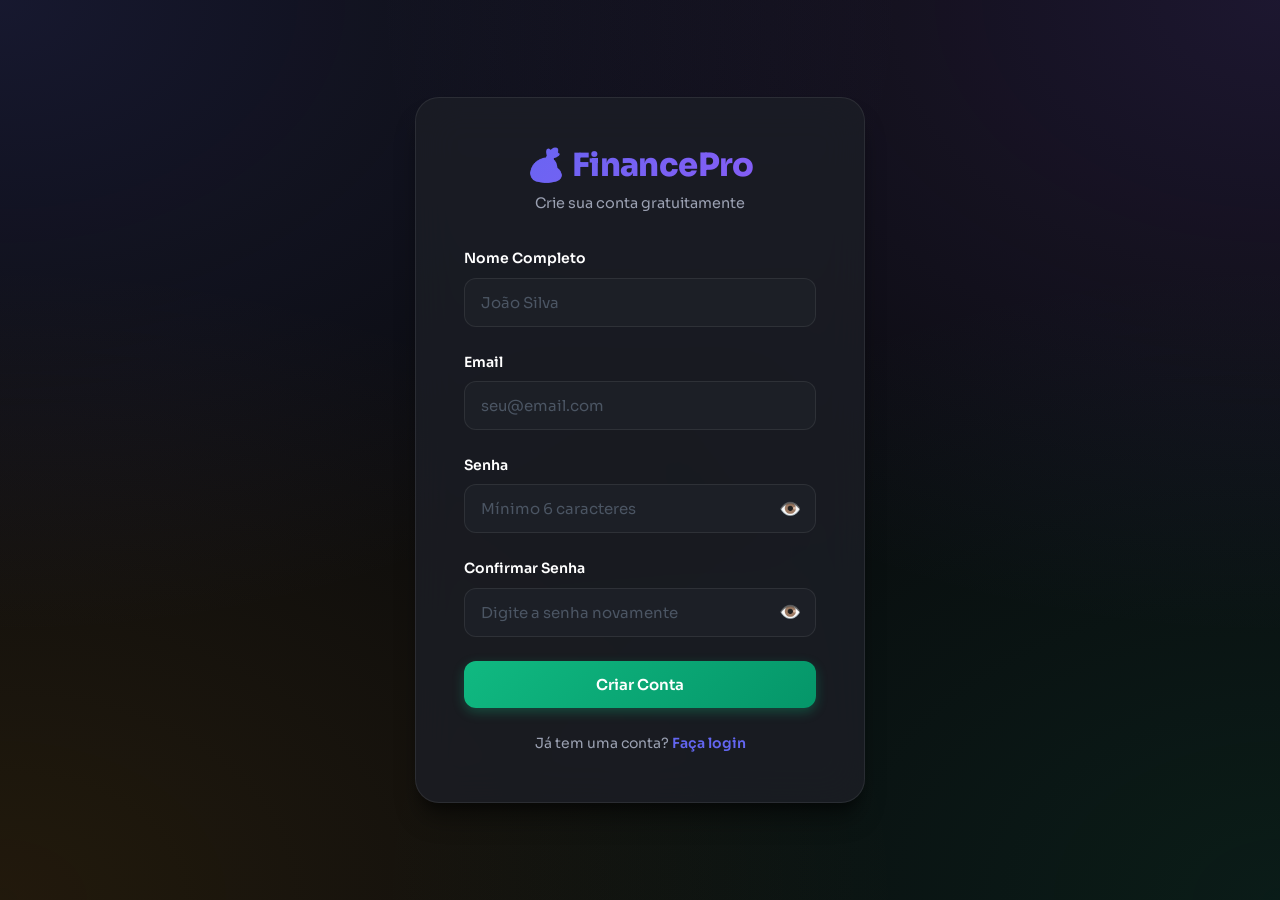
<file: frontend/register.html>
<!DOCTYPE html>
<html lang="pt-BR">
<head>
    <meta charset="UTF-8">
    <meta name="viewport" content="width=device-width, initial-scale=1.0">
    <title>Cadastro - FinancePro</title>

    <link rel="stylesheet" href="./css/style.css">
</head>

<body>

    <!-- LOADING -->
    <div class="loading-overlay hidden" id="loadingScreen">
        <div class="loading-spinner"></div>
    </div>

    <!-- TOAST -->
    <div class="toast-container" id="toastContainer"></div>

    <!-- CONTAINER -->
    <div class="auth-container">

        <div class="auth-card">

            <!-- LOGO -->
            <div class="auth-logo">
                <h1>💰 FinancePro</h1>
                <p>Crie sua conta gratuitamente</p>
            </div>

            <!-- FORM -->
            <form id="registerForm">

                <!-- NOME -->
                <div class="form-group">
                    <label class="form-label" for="name">
                        Nome Completo
                    </label>

                    <input
                        type="text"
                        id="name"
                        class="form-input"
                        placeholder="João Silva"
                        required
                    >
                </div>

                <!-- EMAIL -->
                <div class="form-group">
                    <label class="form-label" for="email">
                        Email
                    </label>

                    <input
                        type="email"
                        id="email"
                        class="form-input"
                        placeholder="seu@email.com"
                        required
                    >
                </div>

                <!-- SENHA -->
                <div class="form-group">

                    <label class="form-label" for="password">
                        Senha
                    </label>

                    <div style="position: relative;">

                        <input
                            type="password"
                            id="password"
                            class="form-input"
                            placeholder="Mínimo 6 caracteres"
                            required
                            minlength="6"
                        >

                        <span
                            onclick="togglePassword('password', this)"
                            style="
                                position:absolute;
                                right:15px;
                                top:50%;
                                transform:translateY(-50%);
                                cursor:pointer;
                                font-size:18px;
                                color:#999;
                            "
                        >
                            👁️
                        </span>

                    </div>
                </div>

                <!-- CONFIRMAR SENHA -->
                <div class="form-group">

                    <label class="form-label" for="confirmPassword">
                        Confirmar Senha
                    </label>

                    <div style="position: relative;">

                        <input
                            type="password"
                            id="confirmPassword"
                            class="form-input"
                            placeholder="Digite a senha novamente"
                            required
                        >

                        <span
                            onclick="togglePassword('confirmPassword', this)"
                            style="
                                position:absolute;
                                right:15px;
                                top:50%;
                                transform:translateY(-50%);
                                cursor:pointer;
                                font-size:18px;
                                color:#999;
                            "
                        >
                            👁️
                        </span>

                    </div>
                </div>

                <!-- BOTÃO -->
                <button
                    type="submit"
                    class="btn btn-success btn-block"
                >
                    Criar Conta
                </button>

            </form>

            <!-- FOOTER -->
            <div class="auth-footer">
                Já tem uma conta?
                <a href="login.html">
                    Faça login
                </a>
            </div>

        </div>

    </div>

    <!-- APP -->
    <script src="js/app.js"></script>

    <!-- SCRIPT -->
    <script>

        // MOSTRAR / ESCONDER SENHA
        function togglePassword(id, element) {

            const input = document.getElementById(id);

            if (input.type === 'password') {

                input.type = 'text';
                element.innerHTML = '🙈';

            } else {

                input.type = 'password';
                element.innerHTML = '👁️';
            }
        }

        // CADASTRO
        document
            .getElementById('registerForm')
            .addEventListener('submit', async (e) => {

                e.preventDefault();

                const name = document.getElementById('name').value;
                const email = document.getElementById('email').value;
                const password = document.getElementById('password').value;
                const confirmPassword = document.getElementById('confirmPassword').value;

                // VALIDAR SENHAS
                if (password !== confirmPassword) {

                    showToast(
                        'error',
                        'Erro',
                        'As senhas não coincidem'
                    );

                    return;
                }

                // LOADING
                document
                    .getElementById('loadingScreen')
                    .classList.remove('hidden');

                try {

                    const response = await fetch(
    "https://git-init-git-add-git-commit-m-financepro-tbz5.onrender.com/api/auth/register",
    {
        method: "POST",
        headers: {
            "Content-Type": "application/json"
        },
        body: JSON.stringify({
            name: name,
            email: email,
            password: password
        })
    }
);

                    const data = await response.json();

                    // REMOVER LOADING
                    document
                        .getElementById('loadingScreen')
                        .classList.add('hidden');

                    if (response.ok) {

                        showToast(
                            'success',
                            'Sucesso!',
                            'Conta criada com sucesso'
                        );

                        setTimeout(() => {

                            window.location.href = 'login.html';

                        }, 1500);

                    } else {

                        showToast(
                            'error',
                            'Erro',
                            data.error || 'Erro ao criar conta'
                        );
                    }

                } catch (error) {

                    console.error(error);

                    // REMOVER LOADING
                    document
                        .getElementById('loadingScreen')
                        .classList.add('hidden');

                    showToast(
                        'error',
                        'Erro',
                        'Erro ao conectar com o servidor'
                    );
                }

            });

    </script>

</body>
</html>
</file>
<file: frontend/css/style.css>
/* ====================================
   FINANCEPRO - PREMIUM DESIGN SYSTEM
   Modern Financial Dashboard
   ==================================== */

/* ============ FONTS ============ */
@import url('https://fonts.googleapis.com/css2?family=Sora:wght@300;400;500;600;700;800&family=JetBrains+Mono:wght@400;500;600&display=swap');

/* ============ CSS VARIABLES ============ */
:root {
    /* Colors - Dark Premium Theme */
    --bg-primary: #0A0B0D;
    --bg-secondary: #13151A;
    --bg-tertiary: #1C1F26;
    --bg-card: #1C1F26;
    --bg-hover: #252930;
    --bg-glass: rgba(28, 31, 38, 0.8);
    
    /* Text Colors */
    --text-primary: #FFFFFF;
    --text-secondary: #9BA1B2;
    --text-tertiary: #6B7280;
    --text-muted: #4B5563;
    
    /* Accent Colors */
    --accent-primary: #6366F1;
    --accent-secondary: #8B5CF6;
    --accent-success: #10B981;
    --accent-warning: #F59E0B;
    --accent-error: #EF4444;
    --accent-info: #3B82F6;
    
    /* Gradient Colors */
    --gradient-primary: linear-gradient(135deg, #6366F1 0%, #8B5CF6 100%);
    --gradient-success: linear-gradient(135deg, #10B981 0%, #059669 100%);
    --gradient-warning: linear-gradient(135deg, #F59E0B 0%, #D97706 100%);
    --gradient-error: linear-gradient(135deg, #EF4444 0%, #DC2626 100%);
    --gradient-mesh: radial-gradient(at 0% 0%, rgba(99, 102, 241, 0.15) 0px, transparent 50%),
                     radial-gradient(at 100% 0%, rgba(139, 92, 246, 0.15) 0px, transparent 50%),
                     radial-gradient(at 100% 100%, rgba(16, 185, 129, 0.1) 0px, transparent 50%),
                     radial-gradient(at 0% 100%, rgba(245, 158, 11, 0.1) 0px, transparent 50%);
    
    /* Border Colors */
    --border-primary: rgba(255, 255, 255, 0.08);
    --border-hover: rgba(255, 255, 255, 0.15);
    --border-focus: rgba(99, 102, 241, 0.5);
    
    /* Shadows */
    --shadow-sm: 0 1px 2px 0 rgba(0, 0, 0, 0.05);
    --shadow-md: 0 4px 6px -1px rgba(0, 0, 0, 0.1), 0 2px 4px -1px rgba(0, 0, 0, 0.06);
    --shadow-lg: 0 10px 15px -3px rgba(0, 0, 0, 0.3), 0 4px 6px -2px rgba(0, 0, 0, 0.2);
    --shadow-xl: 0 20px 25px -5px rgba(0, 0, 0, 0.4), 0 10px 10px -5px rgba(0, 0, 0, 0.3);
    --shadow-glow: 0 0 20px rgba(99, 102, 241, 0.3);
    
    /* Spacing */
    --spacing-xs: 0.25rem;
    --spacing-sm: 0.5rem;
    --spacing-md: 1rem;
    --spacing-lg: 1.5rem;
    --spacing-xl: 2rem;
    --spacing-2xl: 3rem;
    
    /* Border Radius */
    --radius-sm: 0.5rem;
    --radius-md: 0.75rem;
    --radius-lg: 1rem;
    --radius-xl: 1.5rem;
    --radius-full: 9999px;
    
    /* Transitions */
    --transition-fast: 150ms cubic-bezier(0.4, 0, 0.2, 1);
    --transition-base: 250ms cubic-bezier(0.4, 0, 0.2, 1);
    --transition-slow: 350ms cubic-bezier(0.4, 0, 0.2, 1);
    --transition-bounce: 500ms cubic-bezier(0.68, -0.55, 0.265, 1.55);
    
    /* Typography */
    --font-display: 'Sora', -apple-system, BlinkMacSystemFont, sans-serif;
    --font-body: 'Sora', -apple-system, BlinkMacSystemFont, sans-serif;
    --font-mono: 'JetBrains Mono', 'Courier New', monospace;
}

/* ============ RESET & BASE ============ */
* {
    margin: 0;
    padding: 0;
    box-sizing: border-box;
}

html {
    font-size: 16px;
    -webkit-font-smoothing: antialiased;
    -moz-osx-font-smoothing: grayscale;
}

body {
    font-family: var(--font-body);
    background: var(--bg-primary);
    color: var(--text-primary);
    line-height: 1.6;
    overflow-x: hidden;
    position: relative;
}

body::before {
    content: '';
    position: fixed;
    top: 0;
    left: 0;
    width: 100%;
    height: 100%;
    background: var(--gradient-mesh);
    opacity: 1;
    z-index: -1;
    pointer-events: none;
}

/* ============ SCROLLBAR ============ */
::-webkit-scrollbar {
    width: 8px;
    height: 8px;
}

::-webkit-scrollbar-track {
    background: var(--bg-secondary);
}

::-webkit-scrollbar-thumb {
    background: var(--bg-tertiary);
    border-radius: var(--radius-full);
}

::-webkit-scrollbar-thumb:hover {
    background: var(--bg-hover);
}

/* ============ TYPOGRAPHY ============ */
h1, h2, h3, h4, h5, h6 {
    font-family: var(--font-display);
    font-weight: 700;
    line-height: 1.2;
    letter-spacing: -0.02em;
}

h1 { font-size: 2.5rem; }
h2 { font-size: 2rem; }
h3 { font-size: 1.5rem; }
h4 { font-size: 1.25rem; }
h5 { font-size: 1.125rem; }
h6 { font-size: 1rem; }

/* ============ UTILITY CLASSES ============ */
.container {
    max-width: 1400px;
    margin: 0 auto;
    padding: 0 var(--spacing-lg);
}

.text-gradient {
    background: var(--gradient-primary);
    -webkit-background-clip: text;
    -webkit-text-fill-color: transparent;
    background-clip: text;
}

.text-success { color: var(--accent-success); }
.text-warning { color: var(--accent-warning); }
.text-error { color: var(--accent-error); }
.text-info { color: var(--accent-info); }

/* ============ AUTHENTICATION PAGES ============ */
.auth-container {
    min-height: 100vh;
    display: flex;
    align-items: center;
    justify-content: center;
    padding: var(--spacing-lg);
    position: relative;
    overflow: hidden;
}

.auth-card {
    background: var(--bg-glass);
    backdrop-filter: blur(20px);
    border: 1px solid var(--border-primary);
    border-radius: var(--radius-xl);
    padding: var(--spacing-2xl);
    width: 100%;
    max-width: 450px;
    box-shadow: var(--shadow-xl);
    animation: slideUp 0.6s var(--transition-bounce);
}

@keyframes slideUp {
    from {
        opacity: 0;
        transform: translateY(30px);
    }
    to {
        opacity: 1;
        transform: translateY(0);
    }
}

.auth-logo {
    text-align: center;
    margin-bottom: var(--spacing-xl);
}

.auth-logo h1 {
    font-size: 2rem;
    font-weight: 800;
    background: var(--gradient-primary);
    -webkit-background-clip: text;
    -webkit-text-fill-color: transparent;
    margin-bottom: var(--spacing-sm);
}

.auth-logo p {
    color: var(--text-secondary);
    font-size: 0.9rem;
}

.form-group {
    margin-bottom: var(--spacing-lg);
}

.form-label {
    display: block;
    margin-bottom: var(--spacing-sm);
    font-weight: 600;
    font-size: 0.875rem;
    color: var(--text-primary);
}

.form-input {
    width: 100%;
    padding: 0.875rem 1rem;
    background: var(--bg-tertiary);
    border: 1px solid var(--border-primary);
    border-radius: var(--radius-md);
    color: var(--text-primary);
    font-family: var(--font-body);
    font-size: 0.9375rem;
    transition: all var(--transition-base);
    outline: none;
}

.form-input:focus {
    border-color: var(--border-focus);
    box-shadow: 0 0 0 3px rgba(99, 102, 241, 0.1);
}

.form-input::placeholder {
    color: var(--text-muted);
}

.btn {
    display: inline-flex;
    align-items: center;
    justify-content: center;
    gap: var(--spacing-sm);
    padding: 0.875rem 1.5rem;
    font-family: var(--font-body);
    font-size: 0.9375rem;
    font-weight: 600;
    border-radius: var(--radius-md);
    border: none;
    cursor: pointer;
    transition: all var(--transition-base);
    outline: none;
    text-decoration: none;
    white-space: nowrap;
}

.btn-primary {
    background: var(--gradient-primary);
    color: white;
    box-shadow: 0 4px 12px rgba(99, 102, 241, 0.3);
}

.btn-primary:hover {
    transform: translateY(-2px);
    box-shadow: 0 6px 20px rgba(99, 102, 241, 0.4);
}

.btn-primary:active {
    transform: translateY(0);
}

.btn-secondary {
    background: var(--bg-tertiary);
    color: var(--text-primary);
    border: 1px solid var(--border-primary);
}

.btn-secondary:hover {
    background: var(--bg-hover);
    border-color: var(--border-hover);
}

.btn-success {
    background: var(--gradient-success);
    color: white;
    box-shadow: 0 4px 12px rgba(16, 185, 129, 0.3);
}

.btn-success:hover {
    transform: translateY(-2px);
    box-shadow: 0 6px 20px rgba(16, 185, 129, 0.4);
}

.btn-block {
    width: 100%;
}

.btn:disabled {
    opacity: 0.5;
    cursor: not-allowed;
    transform: none !important;
}

.auth-footer {
    text-align: center;
    margin-top: var(--spacing-lg);
    color: var(--text-secondary);
    font-size: 0.875rem;
}

.auth-footer a {
    color: var(--accent-primary);
    text-decoration: none;
    font-weight: 600;
    transition: color var(--transition-fast);
}

.auth-footer a:hover {
    color: var(--accent-secondary);
}

/* ============ DASHBOARD LAYOUT ============ */
.dashboard {
    display: flex;
    min-height: 100vh;
}

/* ============ SIDEBAR ============ */
.sidebar {
    width: 280px;
    background: var(--bg-glass);
    backdrop-filter: blur(20px);
    border-right: 1px solid var(--border-primary);
    padding: var(--spacing-lg);
    display: flex;
    flex-direction: column;
    position: fixed;
    left: 0;
    top: 0;
    height: 100vh;
    overflow-y: auto;
    z-index: 100;
    transition: transform var(--transition-base);
}

.sidebar-header {
    margin-bottom: var(--spacing-xl);
}

.sidebar-logo {
    font-size: 1.5rem;
    font-weight: 800;
    background: var(--gradient-primary);
    -webkit-background-clip: text;
    -webkit-text-fill-color: transparent;
    margin-bottom: var(--spacing-xs);
}

.sidebar-subtitle {
    font-size: 0.75rem;
    color: var(--text-secondary);
    font-weight: 500;
    text-transform: uppercase;
    letter-spacing: 0.05em;
}

.sidebar-nav {
    flex: 1;
}

.sidebar-section {
    margin-bottom: var(--spacing-xl);
}

.sidebar-section-title {
    font-size: 0.75rem;
    color: var(--text-muted);
    font-weight: 600;
    text-transform: uppercase;
    letter-spacing: 0.05em;
    margin-bottom: var(--spacing-md);
    padding: 0 var(--spacing-md);
}

.sidebar-menu {
    list-style: none;
}

.sidebar-menu-item {
    margin-bottom: var(--spacing-xs);
}

.sidebar-menu-link {
    display: flex;
    align-items: center;
    gap: var(--spacing-md);
    padding: 0.75rem var(--spacing-md);
    color: var(--text-secondary);
    text-decoration: none;
    border-radius: var(--radius-md);
    font-size: 0.9375rem;
    font-weight: 500;
    transition: all var(--transition-base);
    position: relative;
}

.sidebar-menu-link:hover {
    background: var(--bg-hover);
    color: var(--text-primary);
}

.sidebar-menu-link.active {
    background: var(--bg-tertiary);
    color: var(--text-primary);
    font-weight: 600;
}

.sidebar-menu-link.active::before {
    content: '';
    position: absolute;
    left: 0;
    top: 50%;
    transform: translateY(-50%);
    width: 3px;
    height: 60%;
    background: var(--gradient-primary);
    border-radius: 0 var(--radius-sm) var(--radius-sm) 0;
}

.sidebar-menu-icon {
    font-size: 1.25rem;
    width: 24px;
    text-align: center;
}

.sidebar-footer {
    border-top: 1px solid var(--border-primary);
    padding-top: var(--spacing-lg);
}

.sidebar-user {
    display: flex;
    align-items: center;
    gap: var(--spacing-md);
    padding: var(--spacing-md);
    background: var(--bg-tertiary);
    border-radius: var(--radius-md);
    cursor: pointer;
    transition: all var(--transition-base);
}

.sidebar-user:hover {
    background: var(--bg-hover);
}

.sidebar-user-avatar {
    width: 40px;
    height: 40px;
    border-radius: var(--radius-full);
    background: var(--gradient-primary);
    display: flex;
    align-items: center;
    justify-content: center;
    font-weight: 700;
    font-size: 1rem;
    color: white;
    flex-shrink: 0;
}

.sidebar-user-avatar img {
    width: 100%;
    height: 100%;
    border-radius: var(--radius-full);
    object-fit: cover;
}

.sidebar-user-info {
    flex: 1;
    min-width: 0;
}

.sidebar-user-name {
    font-weight: 600;
    font-size: 0.875rem;
    color: var(--text-primary);
    white-space: nowrap;
    overflow: hidden;
    text-overflow: ellipsis;
}

.sidebar-user-email {
    font-size: 0.75rem;
    color: var(--text-secondary);
    white-space: nowrap;
    overflow: hidden;
    text-overflow: ellipsis;
}

/* ============ MAIN CONTENT ============ */
.main-content {
    flex: 1;
    margin-left: 280px;
    padding: var(--spacing-xl);
    min-height: 100vh;
}

.main-header {
    margin-bottom: var(--spacing-2xl);
    display: flex;
    align-items: center;
    justify-content: space-between;
    flex-wrap: wrap;
    gap: var(--spacing-lg);
}

.main-title {
    font-size: 2rem;
    font-weight: 800;
    color: var(--text-primary);
}

.main-subtitle {
    color: var(--text-secondary);
    font-size: 0.9375rem;
    margin-top: var(--spacing-xs);
}

/* ============ STATS GRID ============ */
.stats-grid {
    display: grid;
    grid-template-columns: repeat(auto-fit, minmax(280px, 1fr));
    gap: var(--spacing-lg);
    margin-bottom: var(--spacing-2xl);
}

.stat-card {
    background: var(--bg-glass);
    backdrop-filter: blur(20px);
    border: 1px solid var(--border-primary);
    border-radius: var(--radius-lg);
    padding: var(--spacing-xl);
    transition: all var(--transition-base);
    position: relative;
    overflow: hidden;
}

.stat-card::before {
    content: '';
    position: absolute;
    top: 0;
    left: 0;
    right: 0;
    height: 3px;
    background: var(--gradient-primary);
    opacity: 0;
    transition: opacity var(--transition-base);
}

.stat-card:hover::before {
    opacity: 1;
}

.stat-card:hover {
    transform: translateY(-4px);
    border-color: var(--border-hover);
    box-shadow: var(--shadow-lg);
}

.stat-header {
    display: flex;
    align-items: center;
    justify-content: space-between;
    margin-bottom: var(--spacing-md);
}

.stat-label {
    font-size: 0.875rem;
    color: var(--text-secondary);
    font-weight: 600;
    text-transform: uppercase;
    letter-spacing: 0.05em;
}

.stat-icon {
    width: 40px;
    height: 40px;
    border-radius: var(--radius-md);
    display: flex;
    align-items: center;
    justify-content: center;
    font-size: 1.25rem;
    background: var(--bg-tertiary);
}

.stat-value {
    font-size: 2rem;
    font-weight: 800;
    color: var(--text-primary);
    margin-bottom: var(--spacing-xs);
    font-family: var(--font-mono);
}

.stat-change {
    font-size: 0.875rem;
    display: flex;
    align-items: center;
    gap: var(--spacing-xs);
    font-weight: 600;
}

.stat-change.positive {
    color: var(--accent-success);
}

.stat-change.negative {
    color: var(--accent-error);
}

/* ============ CARD ============ */
.card {
    background: var(--bg-glass);
    backdrop-filter: blur(20px);
    border: 1px solid var(--border-primary);
    border-radius: var(--radius-lg);
    padding: var(--spacing-xl);
    margin-bottom: var(--spacing-lg);
}

.card-header {
    display: flex;
    align-items: center;
    justify-content: space-between;
    margin-bottom: var(--spacing-lg);
    padding-bottom: var(--spacing-lg);
    border-bottom: 1px solid var(--border-primary);
}

.card-title {
    font-size: 1.25rem;
    font-weight: 700;
    color: var(--text-primary);
}

.card-subtitle {
    color: var(--text-secondary);
    font-size: 0.875rem;
    margin-top: var(--spacing-xs);
}

/* ============ TABLE ============ */
.table-container {
    overflow-x: auto;
}

.table {
    width: 100%;
    border-collapse: collapse;
}

.table thead th {
    text-align: left;
    padding: var(--spacing-md);
    font-size: 0.875rem;
    font-weight: 600;
    color: var(--text-secondary);
    text-transform: uppercase;
    letter-spacing: 0.05em;
    border-bottom: 1px solid var(--border-primary);
}

.table tbody tr {
    border-bottom: 1px solid var(--border-primary);
    transition: background var(--transition-fast);
}

.table tbody tr:hover {
    background: var(--bg-hover);
}

.table tbody td {
    padding: var(--spacing-md);
    color: var(--text-primary);
}

/* ============ TRANSACTION LIST ============ */
.transaction-list {
    display: flex;
    flex-direction: column;
    gap: var(--spacing-md);
}

.transaction-item {
    display: flex;
    align-items: center;
    gap: var(--spacing-md);
    padding: var(--spacing-md);
    background: var(--bg-tertiary);
    border: 1px solid var(--border-primary);
    border-radius: var(--radius-md);
    transition: all var(--transition-base);
    cursor: pointer;
}

.transaction-item:hover {
    background: var(--bg-hover);
    border-color: var(--border-hover);
    transform: translateX(4px);
}

.transaction-icon {
    width: 48px;
    height: 48px;
    border-radius: var(--radius-md);
    display: flex;
    align-items: center;
    justify-content: center;
    font-size: 1.5rem;
    flex-shrink: 0;
}

.transaction-info {
    flex: 1;
    min-width: 0;
}

.transaction-title {
    font-weight: 600;
    color: var(--text-primary);
    margin-bottom: var(--spacing-xs);
}

.transaction-meta {
    font-size: 0.875rem;
    color: var(--text-secondary);
}

.transaction-amount {
    font-size: 1.125rem;
    font-weight: 700;
    font-family: var(--font-mono);
}

.transaction-amount.income {
    color: var(--accent-success);
}

.transaction-amount.expense {
    color: var(--accent-error);
}

/* ============ MODAL ============ */
.modal-overlay {
    position: fixed;
    top: 0;
    left: 0;
    right: 0;
    bottom: 0;
    background: rgba(0, 0, 0, 0.7);
    backdrop-filter: blur(4px);
    display: flex;
    align-items: center;
    justify-content: center;
    z-index: 1000;
    padding: var(--spacing-lg);
    animation: fadeIn 0.2s var(--transition-base);
}

@keyframes fadeIn {
    from { opacity: 0; }
    to { opacity: 1; }
}

.modal {
    background: var(--bg-secondary);
    border: 1px solid var(--border-primary);
    border-radius: var(--radius-xl);
    padding: var(--spacing-2xl);
    max-width: 500px;
    width: 100%;
    max-height: 90vh;
    overflow-y: auto;
    box-shadow: var(--shadow-xl);
    animation: slideUp 0.3s var(--transition-bounce);
}

.modal-header {
    display: flex;
    align-items: center;
    justify-content: space-between;
    margin-bottom: var(--spacing-xl);
}

.modal-title {
    font-size: 1.5rem;
    font-weight: 700;
    color: var(--text-primary);
}

.modal-close {
    width: 32px;
    height: 32px;
    border-radius: var(--radius-md);
    background: var(--bg-tertiary);
    border: none;
    color: var(--text-secondary);
    font-size: 1.25rem;
    cursor: pointer;
    display: flex;
    align-items: center;
    justify-content: center;
    transition: all var(--transition-base);
}

.modal-close:hover {
    background: var(--bg-hover);
    color: var(--text-primary);
}

/* ============ TOAST NOTIFICATIONS ============ */
.toast-container {
    position: fixed;
    top: var(--spacing-lg);
    right: var(--spacing-lg);
    z-index: 9999;
    display: flex;
    flex-direction: column;
    gap: var(--spacing-md);
}

.toast {
    background: var(--bg-glass);
    backdrop-filter: blur(20px);
    border: 1px solid var(--border-primary);
    border-radius: var(--radius-md);
    padding: var(--spacing-md) var(--spacing-lg);
    box-shadow: var(--shadow-lg);
    display: flex;
    align-items: center;
    gap: var(--spacing-md);
    min-width: 300px;
    animation: slideInRight 0.3s var(--transition-bounce);
}

@keyframes slideInRight {
    from {
        opacity: 0;
        transform: translateX(100%);
    }
    to {
        opacity: 1;
        transform: translateX(0);
    }
}

.toast-icon {
    font-size: 1.25rem;
    flex-shrink: 0;
}

.toast-content {
    flex: 1;
}

.toast-title {
    font-weight: 600;
    color: var(--text-primary);
    margin-bottom: var(--spacing-xs);
}

.toast-message {
    font-size: 0.875rem;
    color: var(--text-secondary);
}

.toast.success {
    border-left: 3px solid var(--accent-success);
}

.toast.error {
    border-left: 3px solid var(--accent-error);
}

.toast.warning {
    border-left: 3px solid var(--accent-warning);
}

.toast.info {
    border-left: 3px solid var(--accent-info);
}

/* ============ LOADING ============ */
.loading-overlay {
    position: fixed;
    top: 0;
    left: 0;
    right: 0;
    bottom: 0;
    background: var(--bg-primary);
    display: flex;
    align-items: center;
    justify-content: center;
    z-index: 10000;
    animation: fadeOut 0.5s var(--transition-base) 1s forwards;
}

@keyframes fadeOut {
    to {
        opacity: 0;
        visibility: hidden;
    }
}

.loading-spinner {
    width: 60px;
    height: 60px;
    border: 4px solid var(--bg-tertiary);
    border-top-color: var(--accent-primary);
    border-radius: var(--radius-full);
    animation: spin 0.8s linear infinite;
}

@keyframes spin {
    to { transform: rotate(360deg); }
}

/* ============ RESPONSIVE ============ */
@media (max-width: 1024px) {
    .sidebar {
        transform: translateX(-100%);
    }
    
    .sidebar.open {
        transform: translateX(0);
    }
    
    .main-content {
        margin-left: 0;
    }
    
    .stats-grid {
        grid-template-columns: 1fr;
    }
}

@media (max-width: 640px) {
    :root {
        font-size: 14px;
    }
    
    .auth-card {
        padding: var(--spacing-xl);
    }
    
    .main-content {
        padding: var(--spacing-md);
    }
    
    .card {
        padding: var(--spacing-lg);
    }
}

/* ============ UTILITIES ============ */
.hidden { display: none !important; }
.flex { display: flex; }
.flex-col { flex-direction: column; }
.items-center { align-items: center; }
.justify-between { justify-content: space-between; }
.gap-sm { gap: var(--spacing-sm); }
.gap-md { gap: var(--spacing-md); }
.gap-lg { gap: var(--spacing-lg); }
.mt-lg { margin-top: var(--spacing-lg); }
.mb-lg { margin-bottom: var(--spacing-lg); }
.text-center { text-align: center; }
</file>
